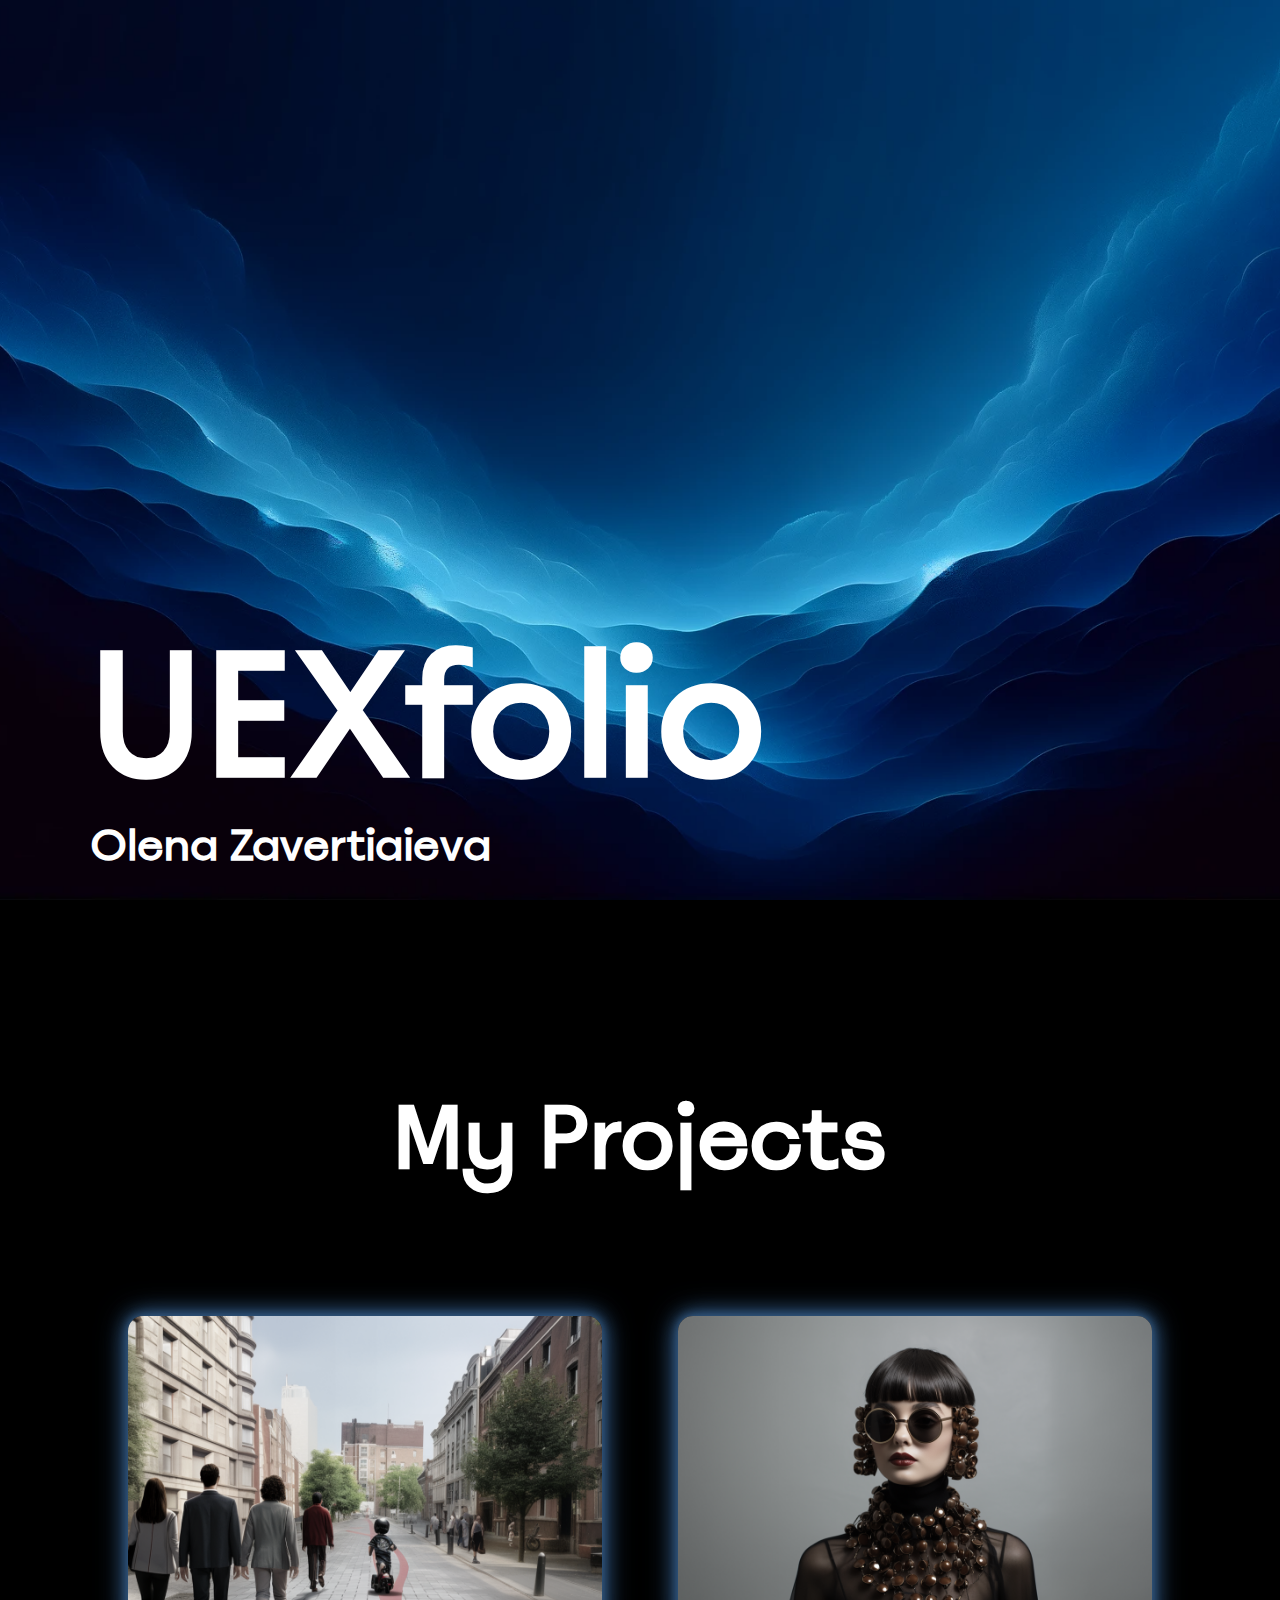
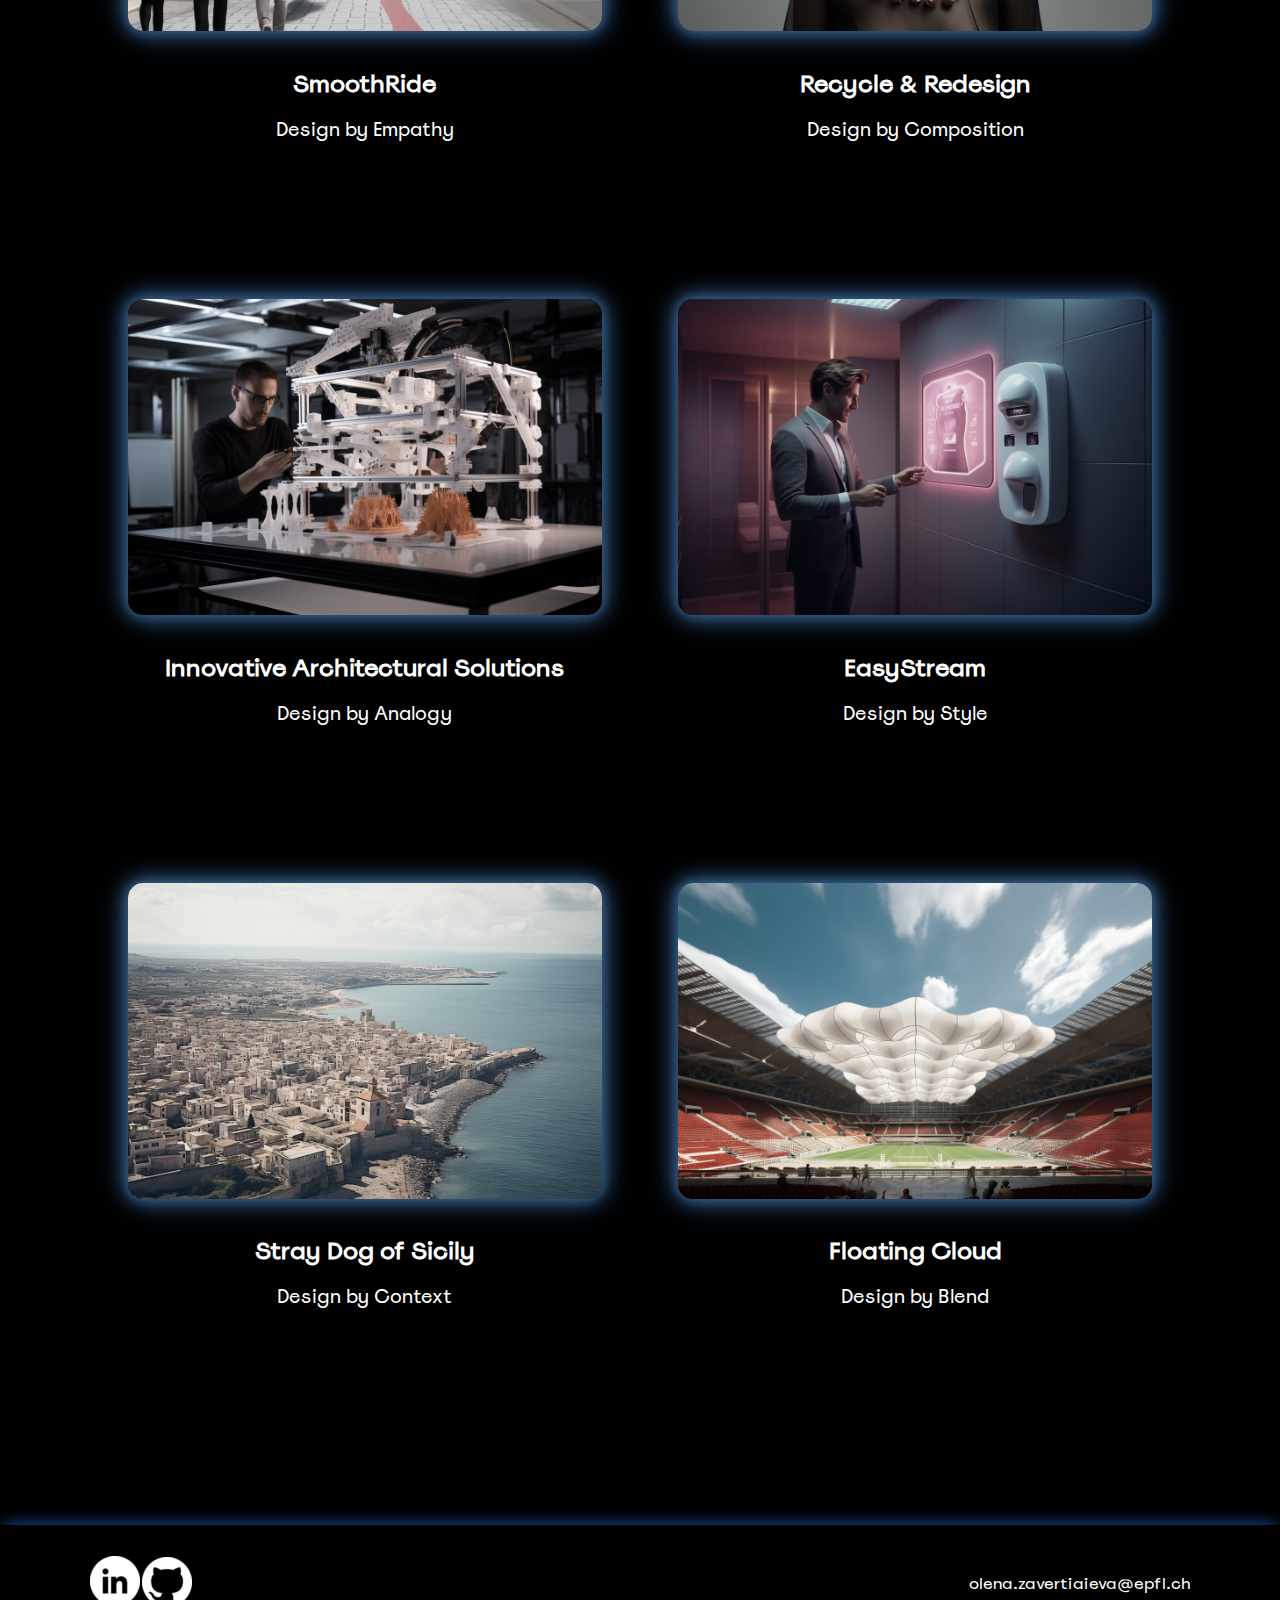
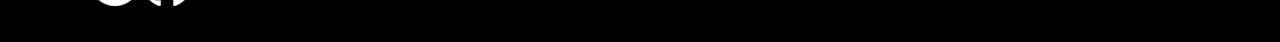
<file: index.html>
<!DOCTYPE html>
<html lang="en">
<head>
    <meta charset="UTF-8">
    <meta name="viewport" content="width=device-width, initial-scale=1.0">
    <link rel="stylesheet" href="css/main.css">
    <title>UEXfolio</title>
</head>
<body>
    <header>
        <div>
            <h1 class="main-title">UEXfolio</h1>
            <h2 class="name">Olena Zavertiaieva</h2>
        </div>
    </header>

    <main>  
        <h1 class="title">My Projects</h1>
        <section class="workshop--inline">
            <div class="workshop--item">
                <a href="pages/workshop1.html"><img src="src/img/wr1.png" alt=""></a>
                <a href="pages/workshop1.html"><h2 class="wr-title">SmoothRide</h2></a>
                <a href="pages/workshop1.html"><h3 class="wr-design">Design by Empathy</h3></a>
            </div>
            <div class="workshop--item">
                <a href="pages/workshop2.html"><img src="src/img/wr2.png" alt=""></a>
                <a href="pages/workshop2.html"><h2 class="wr-title">Recycle & Redesign</h2></a>
                <a href="pages/workshop2.html"><h3 class="wr-design">Design by Composition</h3></a>
            </div>
        </section>
        <section class="workshop--inline">
            <div class="workshop--item">
                <a href="pages/workshop3.html"><img src="src/img/wr3.png" alt=""></a>
                <a href="pages/workshop3.html"><h2 class="wr-title">Innovative Architectural Solutions</h2></a>
                <a href="pages/workshop3.html"><h3 class="wr-design">Design by Analogy</h3></a>
            </div>
            <div class="workshop--item">
                <a href="pages/workshop4.html"><img src="src/img/wr4.png" alt=""></a>
                <a href="pages/workshop4.html"><h2 class="wr-title">EasyStream</h2></a>
                <a href="pages/workshop4.html"><h3 class="wr-design">Design by Style</h3></a>
            </div>
        </section>
        <section class="workshop--inline">
            <div class="workshop--item">
                <a href="pages/workshop5.html"><img src="src/img/wr5.png" alt=""></a>
                <a href="pages/workshop5.html"><h2 class="wr-title">Stray Dog of Sicily</h2></a>
                <a href="pages/workshop5.html"><h3 class="wr-design">Design by Context</h3></a>
            </div>
            <div class="workshop--item">
                <a href="pages/workshop6.html"><img src="src/img/wr6.png" alt=""></a>
                <a href="pages/workshop6.html"><h2 class="wr-title">Floating Cloud</h2></a>
                <a href="pages/workshop6.html"><h3 class="wr-design">Design by Blend</h3></a>
            </div>
        </section>
    </main>
    <footer>
        <div class="icon--container">
            <a href="https://www.linkedin.com/in/olena-zavertiaieva-7104b0235/" target="_blank"><img src="src/img/link_icon.png" alt="" class="icon"> </a>
            <a href="https://github.com/iamsherlocked1891" target="_blank"><img src="src/img/git_icon.png" alt="" class="icon"></a>
        </div>
        <div>
            <a href="mailto:someone@example.com">olena.zavertiaieva@epfl.ch</a>
        </div>
    </footer>    
</body>
</html>
</file>
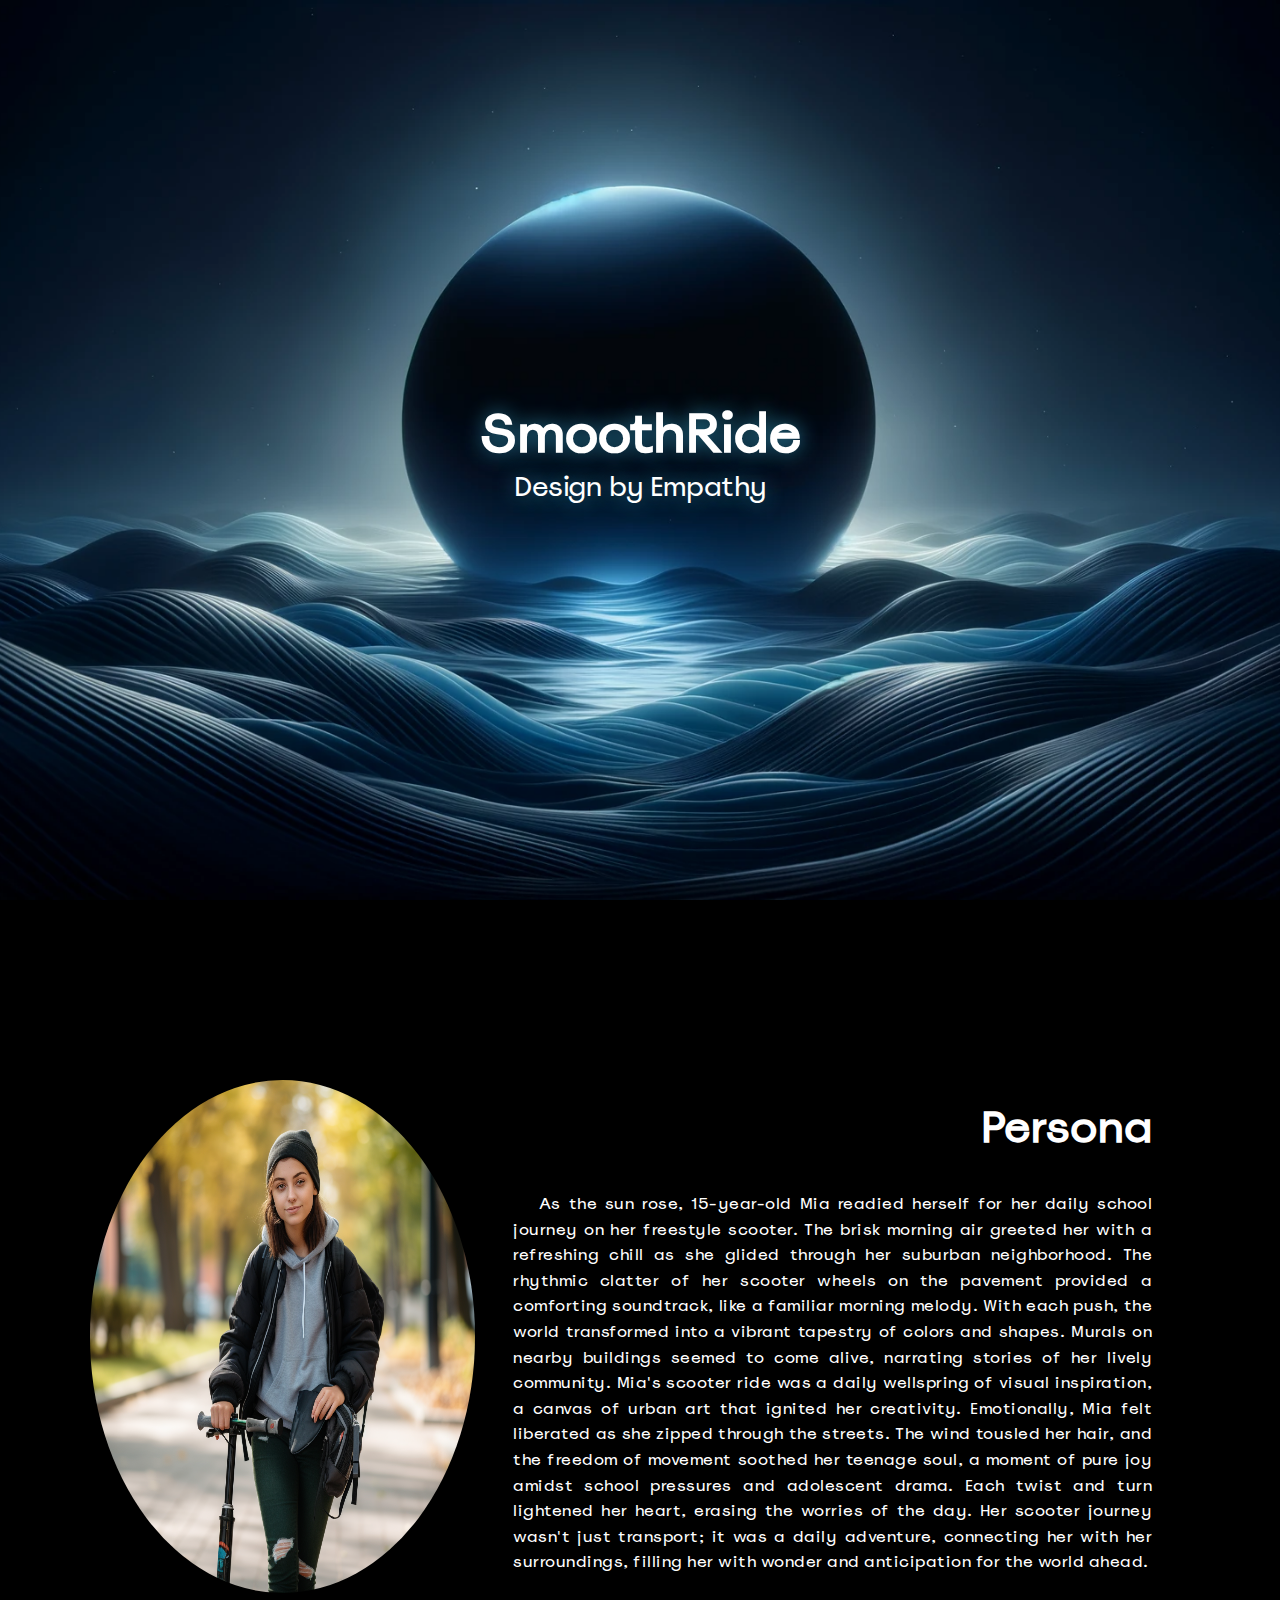
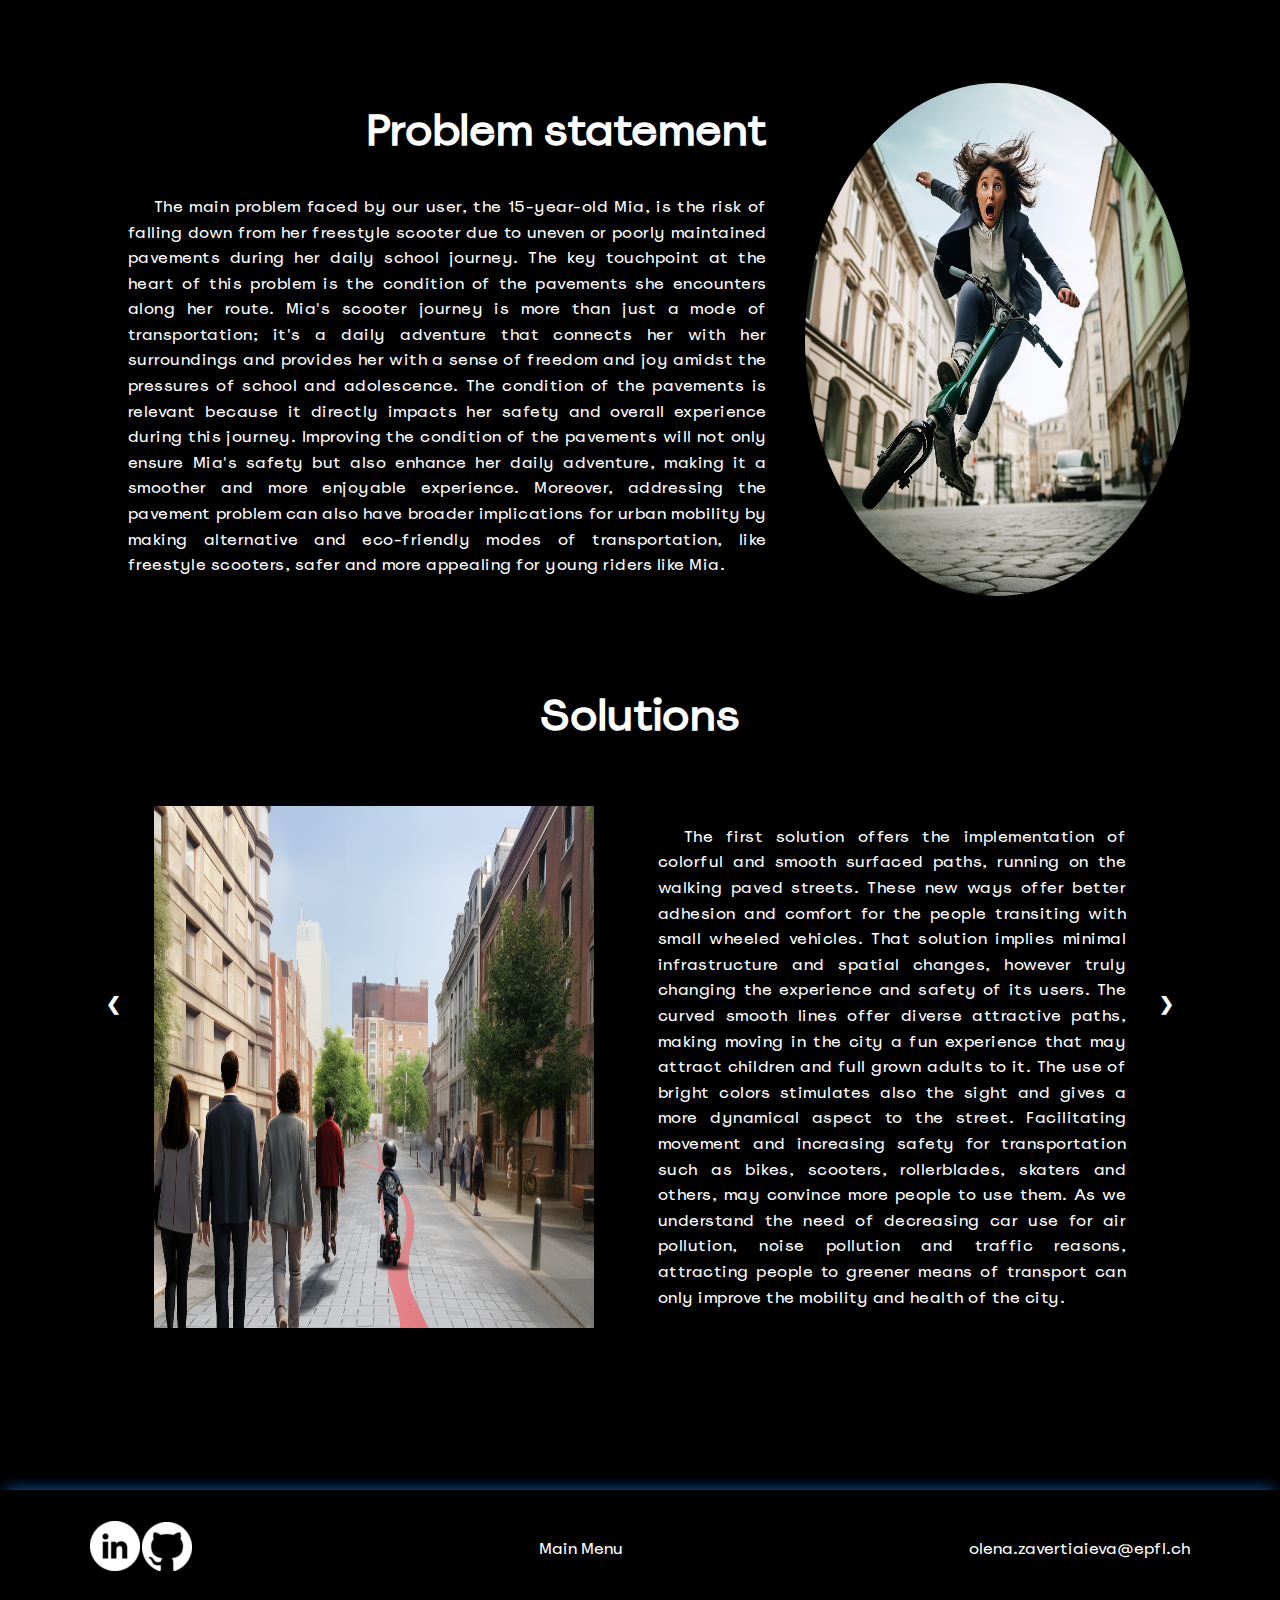
<file: pages/workshop1.html>
<!DOCTYPE html>
<html lang="en">
<head>
    <meta charset="UTF-8">
    <meta name="viewport" content="width=device-width, initial-scale=1.0">
    <title>Empathy</title>
    <link rel="stylesheet" href="../css/workshop1.css">
</head>
<body>
    <header>
        <div>
            <h1 class="main-title">SmoothRide</h1>
            <h2 class="name">Design by Empathy</h2>
        </div>
    </header>
    <main>
        <section class="line">
            <img src="../src/img/w1/girl.png" alt="" class="persona">
            <div class="text--container">
                <h2>Persona</h2>
                <p>
                    As the sun rose, 15-year-old Mia readied herself for her daily school journey on her freestyle scooter. The brisk morning air greeted her with a refreshing chill as she glided through her suburban neighborhood. The rhythmic clatter of her scooter wheels on the pavement provided a comforting soundtrack, like a familiar morning melody.
                    With each push, the world transformed into a vibrant tapestry of colors and shapes. Murals on nearby buildings seemed to come alive, narrating stories of her lively community. Mia's scooter ride was a daily wellspring of visual inspiration, a canvas of urban art that ignited her creativity.
                    Emotionally, Mia felt liberated as she zipped through the streets. The wind tousled her hair, and the freedom of movement soothed her teenage soul, a moment of pure joy amidst school pressures and adolescent drama. Each twist and turn lightened her heart, erasing the worries of the day.
                    Her scooter journey wasn't just transport; it was a daily adventure, connecting her with her surroundings, filling her with wonder and anticipation for the world ahead.
                </p>
            </div>            
        </section>
        <section class="line">
            <div class="text--container">
                <h2>Problem statement</h2>
                <p>
                    The main problem faced by our user, the 15-year-old Mia, is the risk of falling down from her freestyle scooter due to uneven or poorly maintained pavements during her daily school journey. The key touchpoint at the heart of this problem is the condition of the pavements she encounters along her route.
                    Mia's scooter journey is more than just a mode of transportation; it's a daily adventure that connects her with her surroundings and provides her with a sense of freedom and joy amidst the pressures of school and adolescence. The condition of the pavements is relevant because it directly impacts her safety and overall experience during this journey.
                    Improving the condition of the pavements will not only ensure Mia's safety but also enhance her daily adventure, making it a smoother and more enjoyable experience. Moreover, addressing the pavement problem can also have broader implications for urban mobility by making alternative and eco-friendly modes of transportation, like freestyle scooters, safer and more appealing for young riders like Mia.
                </p>
            </div> 
            <img src="../src/img/w1/problem.png" alt="" class="persona">
        </section>
        

        <section class="slider">
            <h2>Solutions</h2>
            <div class="slide">
                <img src="../src/img/w1/Solution1.png" alt="Image 1">
                <p>The first solution offers the implementation of colorful and smooth surfaced paths, running on the walking paved streets. These new ways offer better adhesion and comfort for the people transiting with small wheeled vehicles. That solution implies minimal infrastructure and spatial changes, however truly changing the experience and safety of its users.
                    The curved smooth lines offer diverse attractive paths, making moving in the city a fun experience that may attract children and full grown adults to it. The use of bright colors stimulates also the sight and gives a more dynamical aspect to the street.
                    Facilitating movement and increasing safety for transportation such as bikes, scooters, rollerblades, skaters and others, may convince more people to use them. As we understand the need of decreasing car use for air pollution, noise pollution and traffic reasons, attracting people to greener means of transport can only improve the mobility and health of the city.
                </p>
            </div>
            <div class="slide">
                <img src="../src/img/w1/Solution4.png" alt="Image 2">
                <p>The second proposed solution is the creation of completely separated tunnels for small, wheeled vehicles. As we were able to create underground metros, we could imagine the same kind of structure for medium speed vehicles.
                    This solution offers the total separation of 3 types of mobility based on their size, carbon emissions, and speed. Walkers and cars could use freely the above streets as it is easy for these two types of mobility to collaborate. Cars will have to stay overground because of their carbon emissions, and walking people would keep using standard sidewalks.
                    Underground would lay roads for medium speed vehicles such as bicycles, freestyle scooters, rollerblades, skaters, and other small, wheeled vehicles that may have issues adapting to the speed of cars and trucks for example. They would also be separated from the walkers, thus be able to move much faster and avoid any possible confrontation with them.
                    In addition to that separating the roads according to vehicle types would also offer a better security for everyone and reduce accidents. Sidewalks would be free from any type of wheeled vehicles, and these would be protected from road accidents and traffic.
                </p>
            </div>
            <!-- More slides as needed -->
            <a class="prev" onclick="changeSlide(-1)">&#10094;</a>
            <a class="next" onclick="changeSlide(1)">&#10095;</a>
        </section>
    </main>

    <footer>
        <div class="icon--container">
            <a href="https://www.linkedin.com/in/olena-zavertiaieva-7104b0235/" target="_blank"><img src="../src/img/link_icon.png" alt="" class="icon"> </a>
            <a href="https://github.com/iamsherlocked1891" target="_blank"><img src="../src/img/git_icon.png" alt="" class="icon"></a>
        </div>
        <div>
            <a href="../index.html">Main Menu</a>
        </div>
        <div>
            <a href="mailto:someone@example.com">olena.zavertiaieva@epfl.ch</a>
        </div>
    </footer>  


    <script>
        let slideIndex = 0;
        showSlides(slideIndex);

        function changeSlide(n) {
            showSlides(slideIndex += n);
        }

        function showSlides(n) {
            let i;
            let slides = document.getElementsByClassName("slide");
            if (n >= slides.length) { slideIndex = 0 }
            if (n < 0) { slideIndex = slides.length - 1 }
            for (i = 0; i < slides.length; i++) {
                slides[i].style.display = "none"; 
            }
            slides[slideIndex].style.display = "flex"; 
        }

    </script>
</body>
</html>
</file>
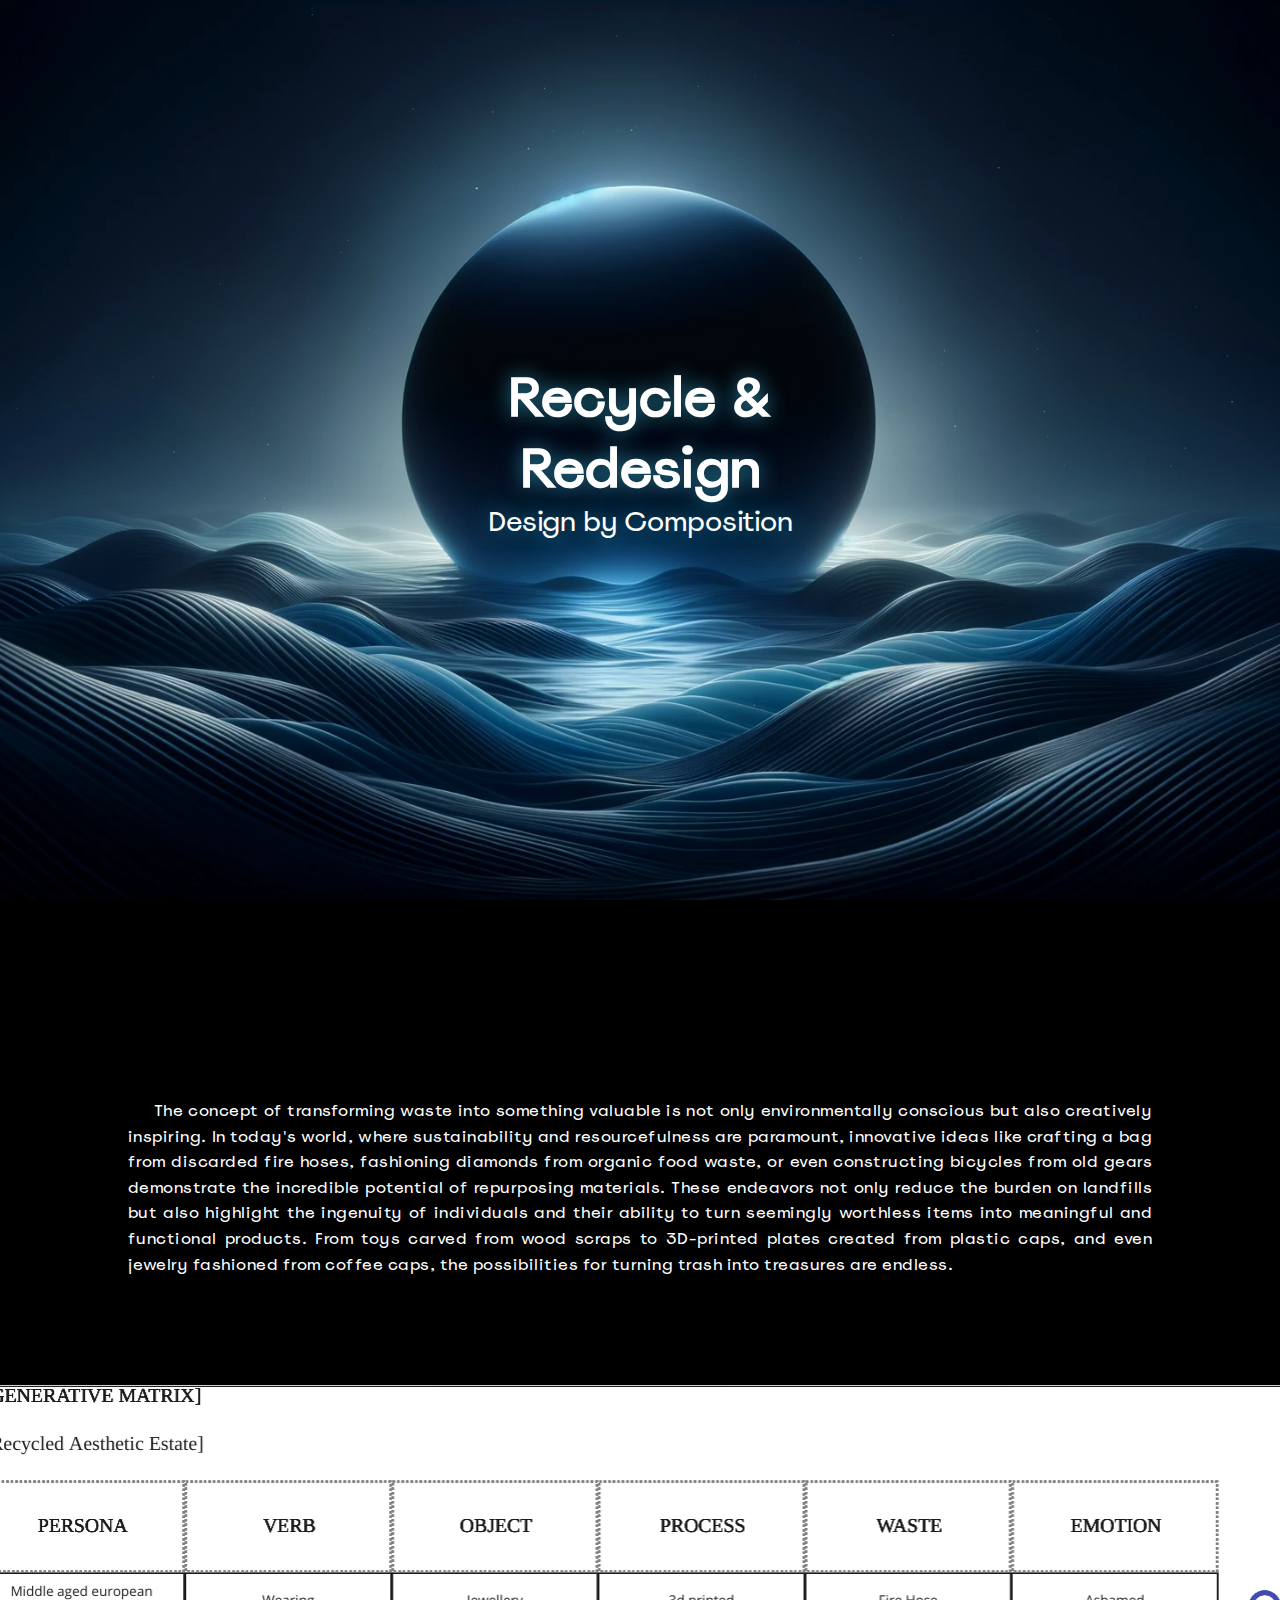
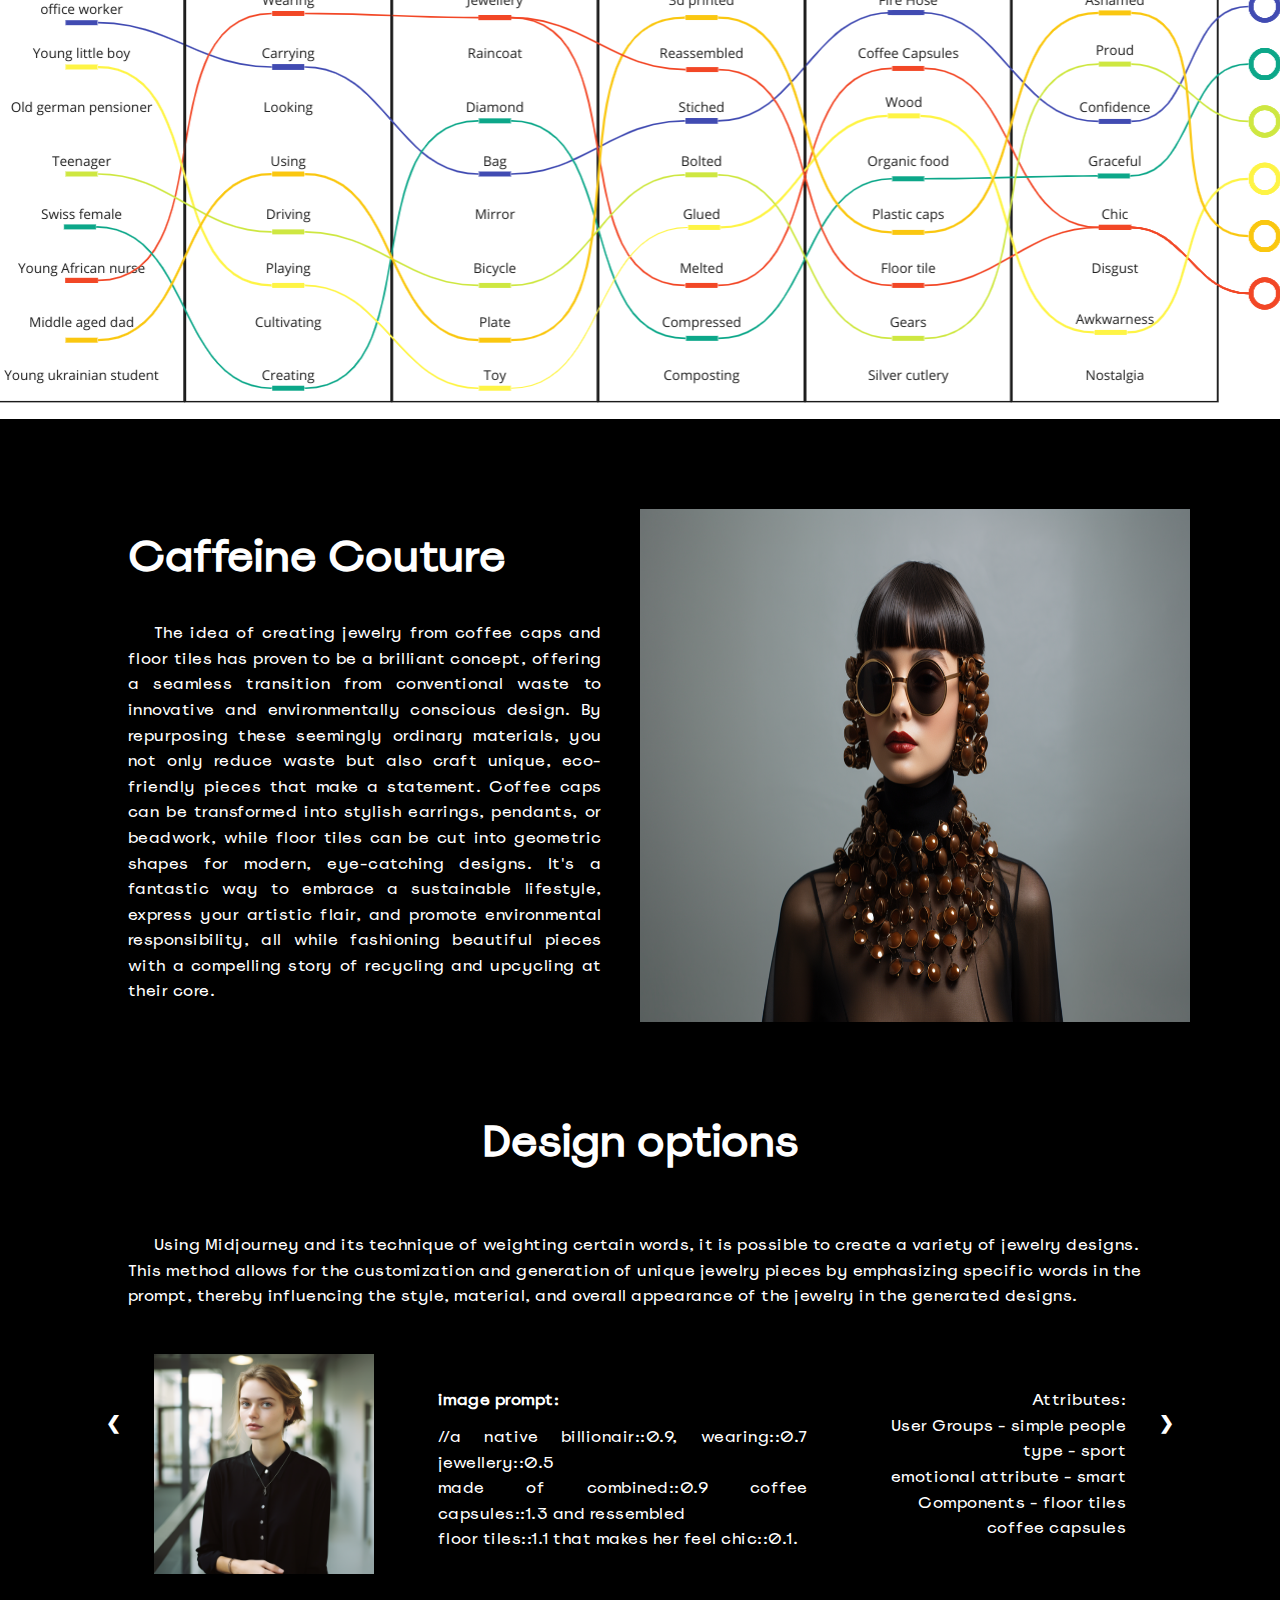
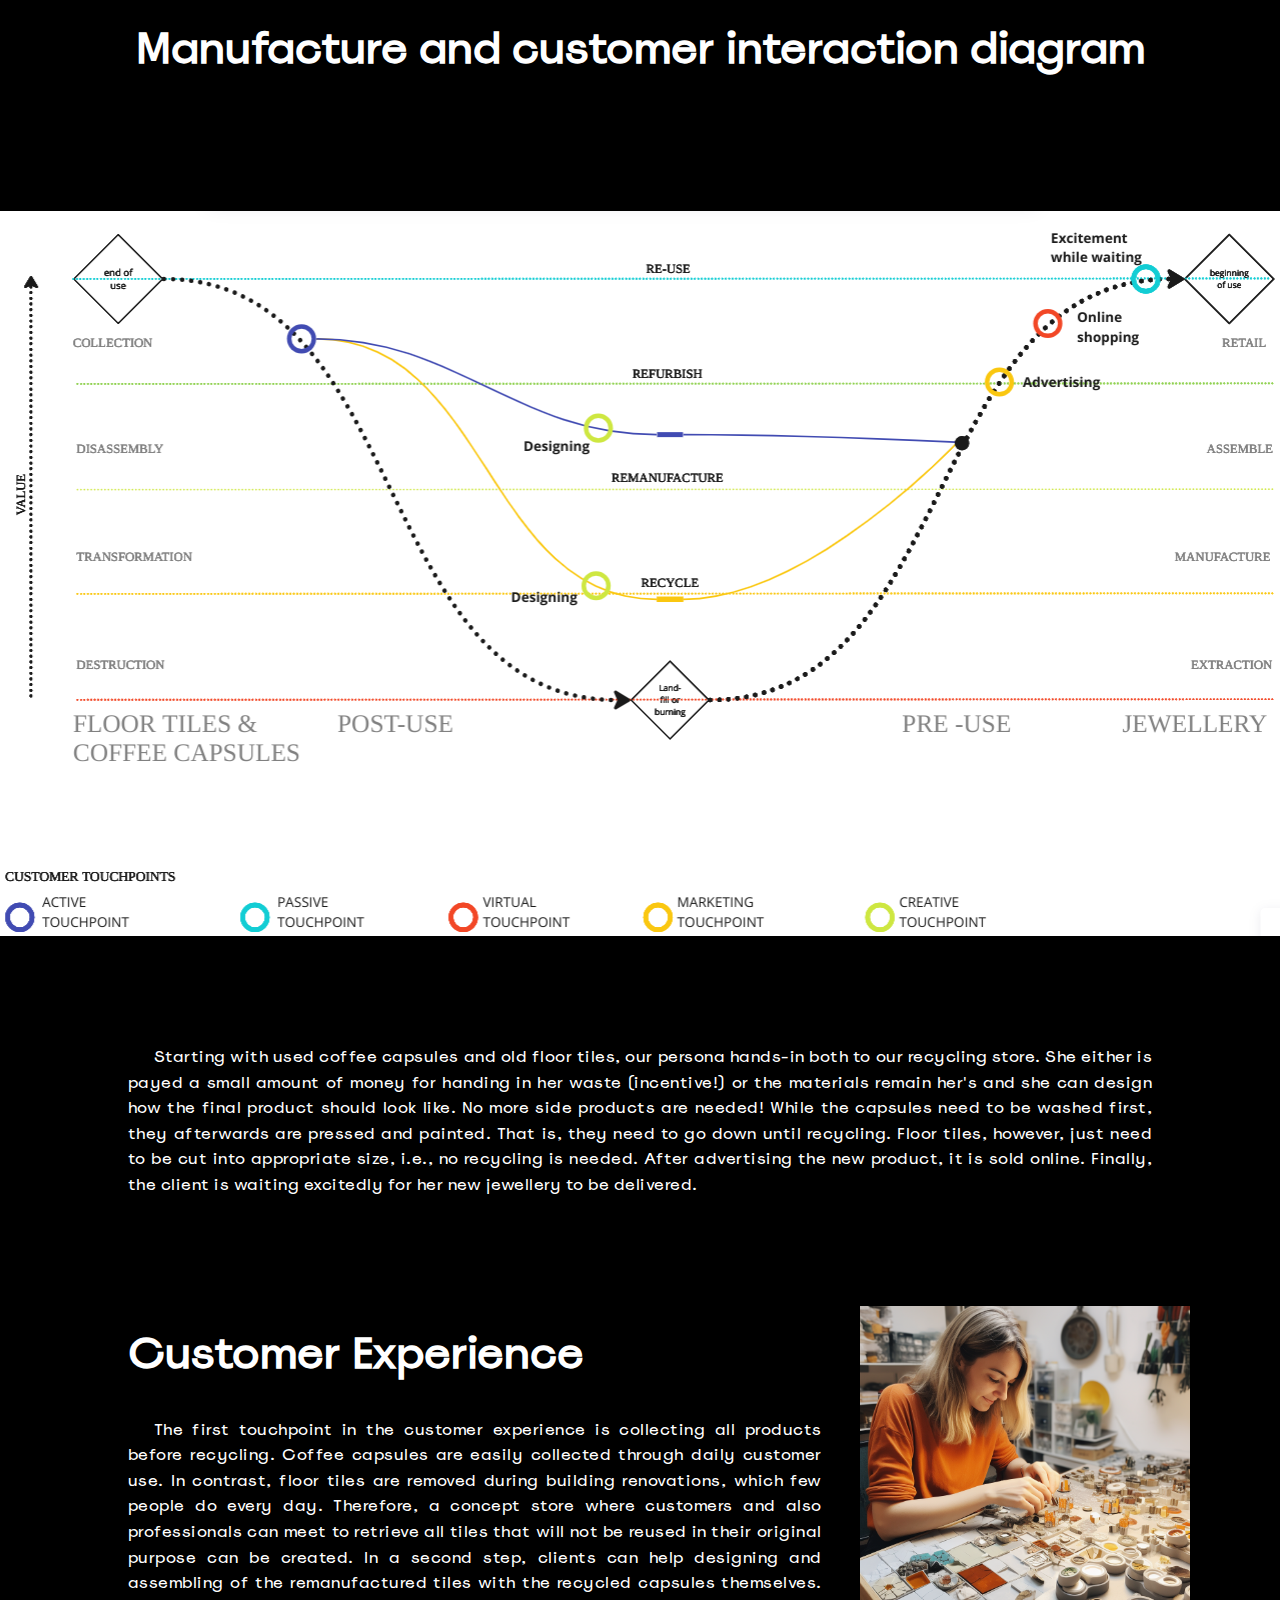
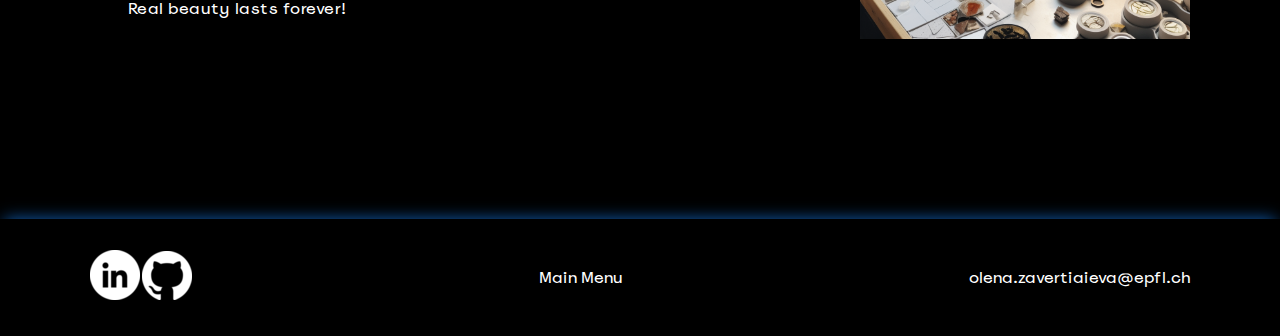
<file: pages/workshop2.html>
<!DOCTYPE html>
<html lang="en">
<head>
    <meta charset="UTF-8">
    <meta name="viewport" content="width=device-width, initial-scale=1.0">
    <title>Composition</title>
    <link rel="stylesheet" href="../css/workshop2.css">
</head>
<body>
    <header>
        <div>
            <h1 class="main-title">Recycle &</h1>
            <h1 class="main-title">Redesign</h1>
            <h2 class="name">Design by Composition</h2>
        </div>
    </header>
    <main>
        <section class="line">
            <div class="text--container">
                <p>
                    The concept of transforming waste into something valuable is not only environmentally conscious but also creatively inspiring. In today's world, where sustainability and resourcefulness are paramount, innovative ideas like crafting a bag from discarded fire hoses, fashioning diamonds from organic food waste, or even constructing bicycles from old gears demonstrate the incredible potential of repurposing materials. These endeavors not only reduce the burden on landfills but also highlight the ingenuity of individuals and their ability to turn seemingly worthless items into meaningful and functional products. From toys carved from wood scraps to 3D-printed plates created from plastic caps, and even jewelry fashioned from coffee caps, the possibilities for turning trash into treasures are endless.
                </p>
            </div>            
        </section>
        <section class="line">
            <img src="../src/img/w2/matrix.png" alt="" class="diag">
        </section>
        <!-- <section class="line"> 

        </section> -->
        <section class="line">
            <div class="text--container">
                <h2>Caffeine Couture</h2>
                <p>
                    The idea of creating jewelry from coffee caps and floor tiles has proven to be a brilliant concept, offering a seamless transition from conventional waste to innovative and environmentally conscious design. By repurposing these seemingly ordinary materials, you not only reduce waste but also craft unique, eco-friendly pieces that make a statement. Coffee caps can be transformed into stylish earrings, pendants, or beadwork, while floor tiles can be cut into geometric shapes for modern, eye-catching designs. It's a fantastic way to embrace a sustainable lifestyle, express your artistic flair, and promote environmental responsibility, all while fashioning beautiful pieces with a compelling story of recycling and upcycling at their core.
                </p>
            </div> 
            <img src="../src/img/wr2.png" alt="" class="persona">
        </section>

        <!-- <section class="line">
        </section> -->

        <!-- <section class="line">
            <div class="text--container">
                
            </div>
        </section> -->

        <section class="slider">
            <h2>Design options</h2>
            <p>
                Using Midjourney and its technique of weighting certain words, it is possible to create a variety of jewelry designs. This method allows for the customization and generation of unique jewelry pieces by emphasizing specific words in the prompt, thereby influencing the style, material, and overall appearance of the jewelry in the generated designs.
            </p>

            <div class="slide">
                <img src="../src/img/w2/a.png" alt="Image 1">
                <p class="j">
                    <span class="bold"> image prompt: </span><br>
                    //a native billionair::0.9, wearing::0.7 jewellery::0.5<br>
                    made of combined::0.9 coffee capsules::1.3  and ressembled <br>floor tiles::1.1 that makes her feel chic::0.1.
                </p>
                <p>
                    Attributes: </br>
                    User Groups - simple people</br>
                    type - sport</br>
                    emotional attribute - smart</br>
                    Components - floor tiles coffee capsules

                </p>
            </div>
            <div class="slide">
                <img src="../src/img/w2/b.png" alt="Image 1">
                <p class="j">
                    <span class="bold"> image prompt: </span><br>
                    //a native billionair::1.1 wearing jewels::1.9 made of combined::1.3 <br>
                     coffee capsules::0.9 and ressembled floor tiles::1.5 and  that makes her feel chic::1.9 .
                </p>
                <p>
                    Attributes: </br>
                    User Groups - alternative</br>
                    type - accessories</br>
                    emotional attribute - chic</br>
                    Components - floor tiles, coffee capsules, diamonds

                </p>
            </div>
            <div class="slide">
                <img src="../src/img/w2/c.png" alt="Image 1">
                <p class="j">
                    <span class="bold"> image prompt: </span><br>
                    //a native billionair::0.5 wearing jewellery made of combined::2.0<br>
                     coffee capsules::2.0 and ressembled floor tiles::0.1<br> that make her feel chic::1.5.
                </p>
                <p>
                    Attributes: </br>
                    User Groups - hipsters</br>
                    type - fashion, style </br>
                    emotional attribute - dominant, powerful </br>
                    Components - melted coffee capsules

                </p>
            </div>
            <div class="slide">
                <img src="../src/img/w2/d.png" alt="Image 1">
                <p class="j">
                    <span class="bold"> image prompt: </span><br>
                    //a native billionair::1.5 wearing::1.1 jewellery::1.5 made of<br>
                     combined::0.1 coffee capsules::0.1 and ressembled <br>floor tiles::2.0 that makes her feel chic::2.0 .
                </p>
                <p>
                    Attributes: </br>
                    User Groups - Extrovert</br>
                    type - fashion, accessories</br>
                    emotional attribute - conspicuous</br>
                    Components - recycled floor tiles, partly painted

                </p>
            </div>
            <div class="slide">
                <img src="../src/img/w2/e.png" alt="Image 1">
                <p class="j">
                    <span class="bold"> image prompt: </span><br>
                    //a native billionair::1.1 wearing jewels::1.9 made of combined::1.3 <br>
                     coffee capsules::0.9 and ressembled floor tiles::1.5 and  that makes her feel chic::1.9 .
                </p>
                <p>
                    Attributes: </br>
                    User Groups - Arabic</br>
                    type - fashion, culture</br>
                    emotional attribute - cultural, familiar</br>
                    Components - recycled floor tiles
                </p>
            </div>
            <div class="slide">
                <img src="../src/img/w2/f.png" alt="Image 1">
                <p class="j">
                    <span class="bold"> image prompt: </span><br>
                    //a native billionair::1.1 wearing jewels::1.9 made of combined::1.3 <br>
                     coffee capsules::0.9 and ressembled floor tiles::1.5 and  that makes her feel chic::1.9 .
                </p>
                <p>
                    Attributes: </br>
                    User Groups - Chinese</br>
                    type - extrovert</br>
                    emotional attribute - self-confident</br>
                    Components - recycled coffee capsules

                </p>
            </div>

            
            <!-- More slides as needed -->
            <a class="prev" onclick="changeSlide(-1)">&#10094;</a>
            <a class="next" onclick="changeSlide(1)">&#10095;</a>

            <h2>Manufacture and customer interaction diagram</h2>

        </section>

        <section class="line">
            <img src="../src/img/w2/dia.png" alt="">
        </section>

        <section class="line">
            <div class="text--container">
                <p>
                    Starting with used coffee capsules and old floor tiles, our persona hands-in both to our recycling store. She either is payed a small amount of money for handing in her waste (incentive!) or the materials remain her's and she can design how the final product should look like. No more side products are needed!
                    While the capsules need to be washed first, they afterwards are pressed and painted. That is, they need to go down until recycling. Floor tiles, however, just need to be cut into appropriate size, i.e., no recycling is needed. After advertising the new product, it is sold online. Finally, the client is waiting excitedly for her new jewellery to be delivered.
                </p>
            </div>            
        </section>

        <section class="line">
            <div class="text--container">
                <h2>Customer Experience</h2>
                <p>
                    The first touchpoint in the customer experience is collecting all products before recycling. Coffee capsules are easily collected through daily customer use. In contrast, floor tiles are removed during building renovations, which few people do every day. Therefore, a concept store where customers and also professionals can meet to retrieve all tiles that will not be reused in their original purpose can be created. In a second step, clients can help designing and assembling of the remanufactured tiles with the recycled capsules themselves. Real beauty lasts forever!
                </p>
            </div> 
            <img src="../src/img/w2/exp.png" alt="" class="exp diag">
        </section>
    </main>

    <footer>
        <div class="icon--container">
            <a href="https://www.linkedin.com/in/olena-zavertiaieva-7104b0235/" target="_blank"><img src="../src/img/link_icon.png" alt="" class="icon"> </a>
            <a href="https://github.com/iamsherlocked1891" target="_blank"><img src="../src/img/git_icon.png" alt="" class="icon"></a>
        </div>
        <div>
            <a href="../index.html">Main Menu</a>
        </div>
        <div>
            <a href="mailto:someone@example.com">olena.zavertiaieva@epfl.ch</a>
        </div>
    </footer>


    <script>
        let slideIndex = 0;
        showSlides(slideIndex);

        function changeSlide(n) {
            showSlides(slideIndex += n);
        }

        function showSlides(n) {
            let i;
            let slides = document.getElementsByClassName("slide");
            if (n >= slides.length) { slideIndex = 0 }
            if (n < 0) { slideIndex = slides.length - 1 }
            for (i = 0; i < slides.length; i++) {
                slides[i].style.display = "none"; 
            }
            slides[slideIndex].style.display = "flex"; 
        }

    </script>
    
</body>
</html>
</file>
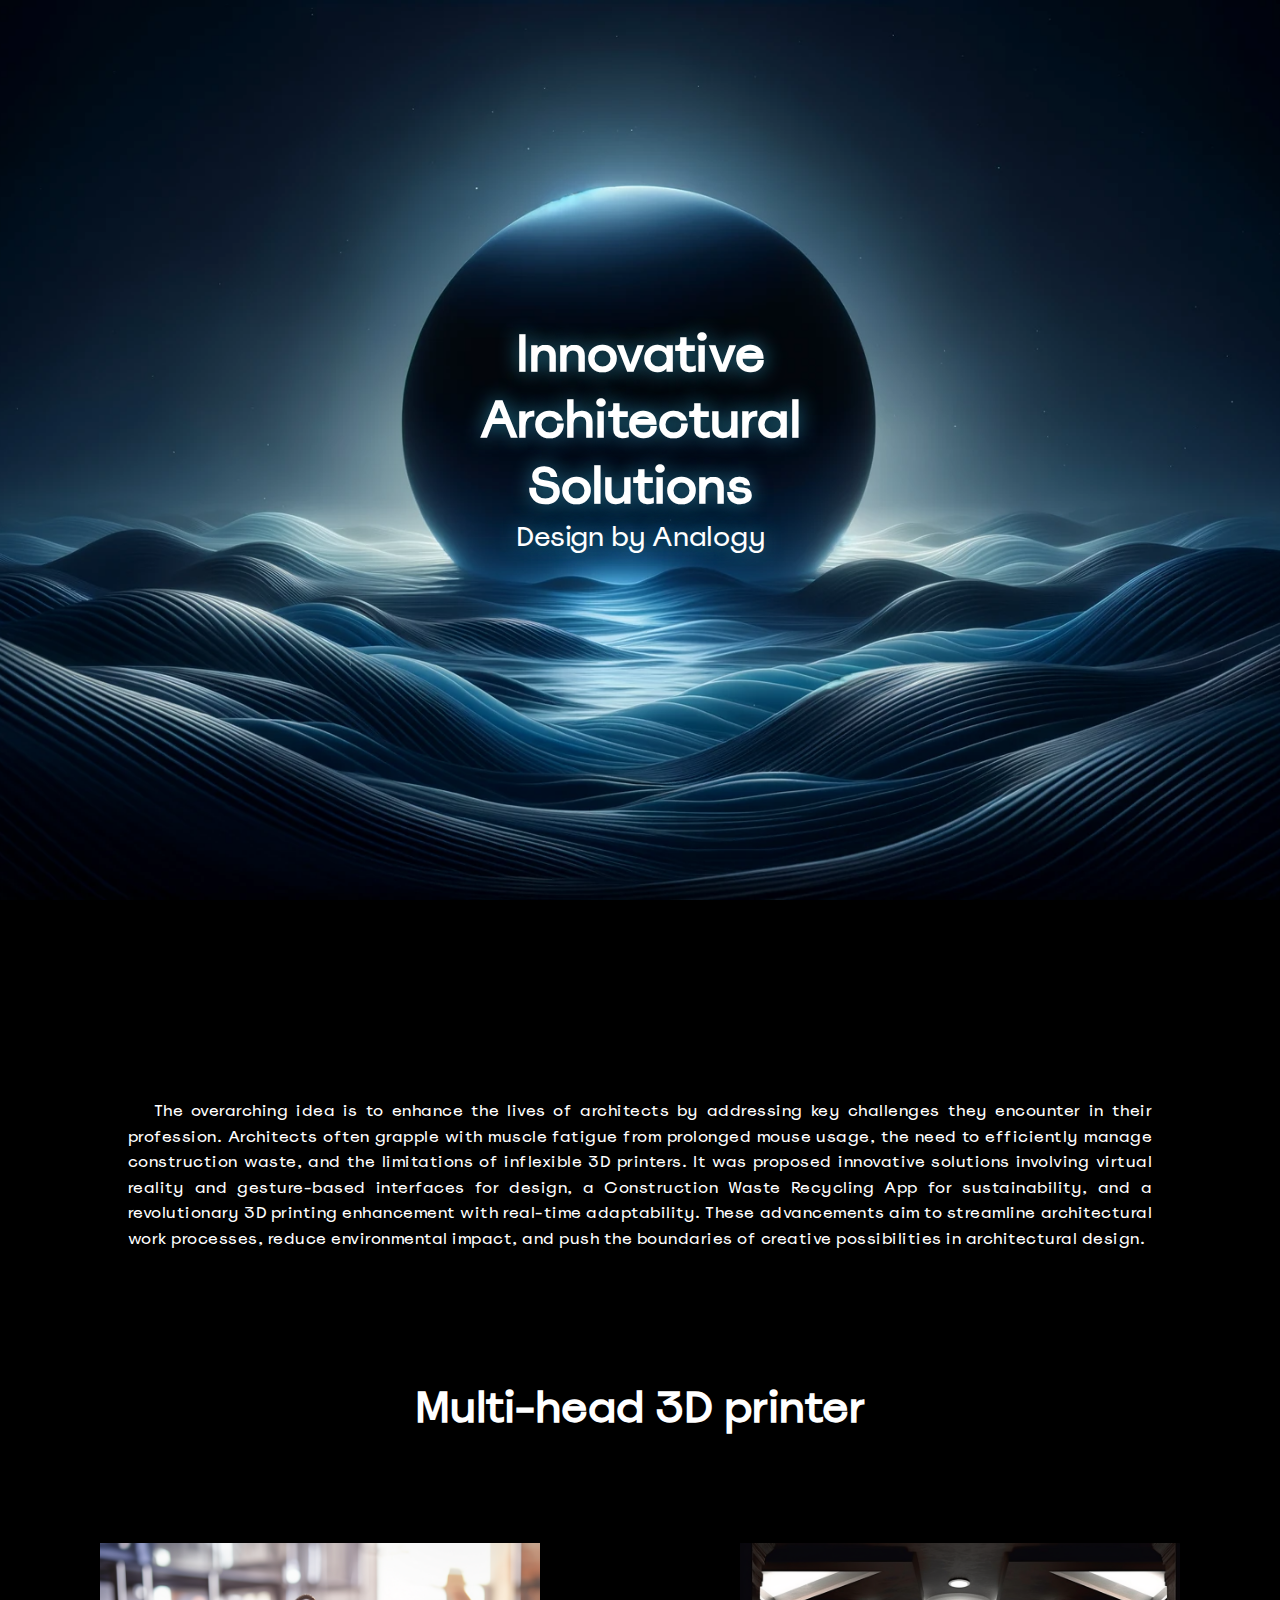
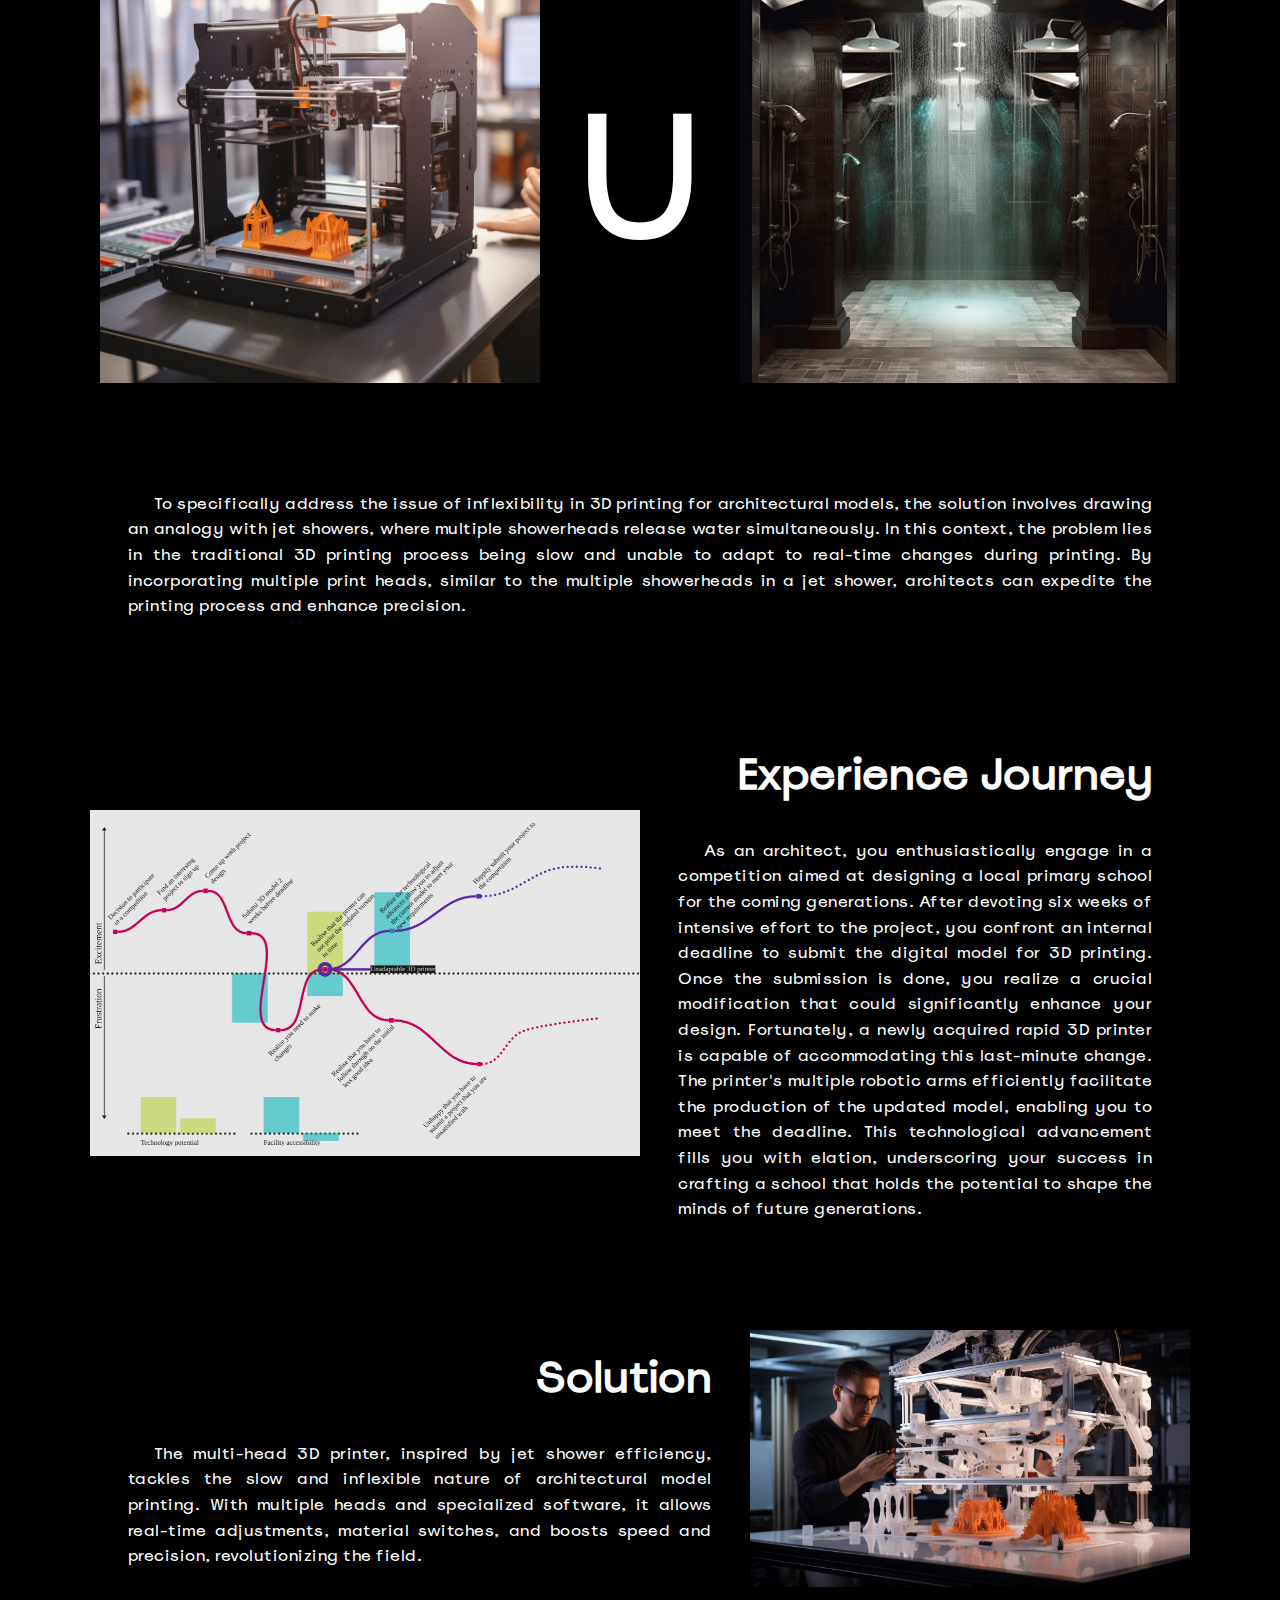
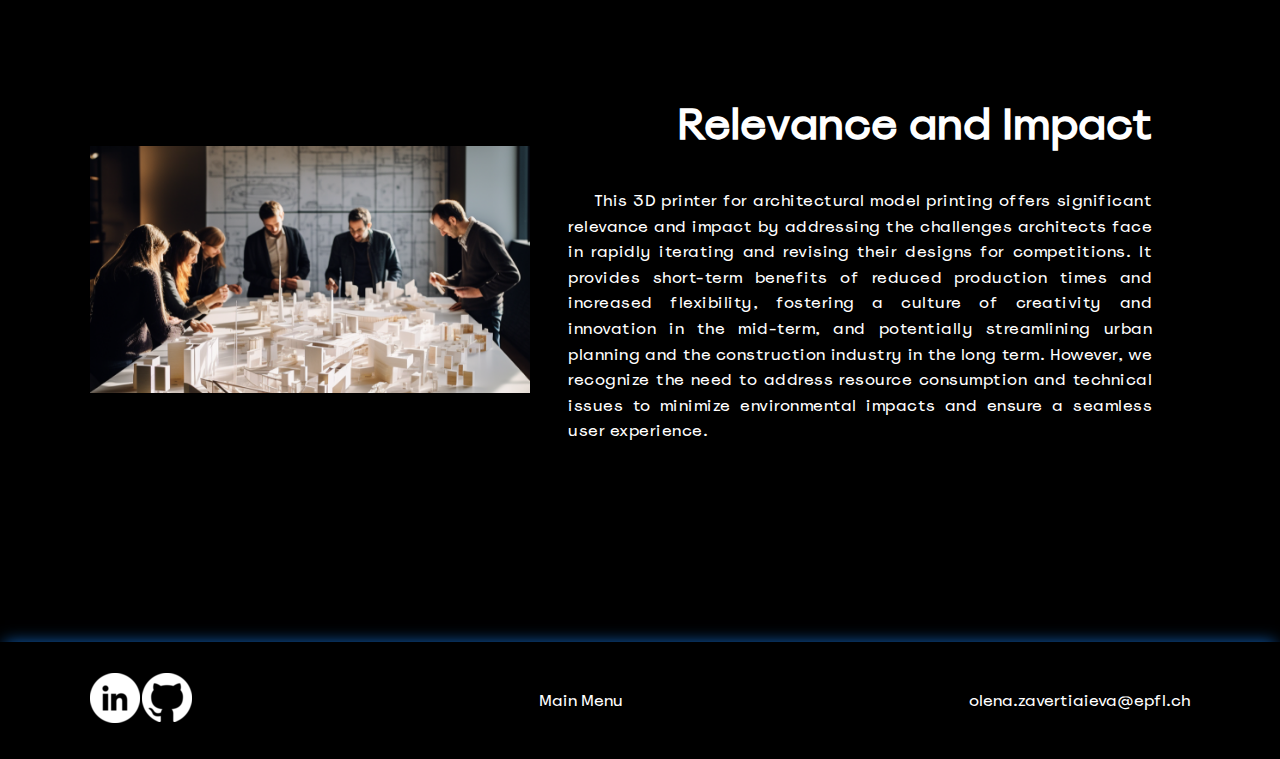
<file: pages/workshop3.html>
<!DOCTYPE html>
<html lang="en">
<head>
    <meta charset="UTF-8">
    <meta name="viewport" content="width=device-width, initial-scale=1.0">
    <title>Analogy</title>
    <link rel="stylesheet" href="../css/workshop3.css">
</head>
<body>
    <header>
        <div>
            <h1 class="main-title">Innovative<br> Architectural <br>Solutions</h1>
            <h2 class="name">Design by Analogy</h2>
        </div>
    </header>
    <main>
        <section class="line">
            <div class="text--container">
                <p>
                    The overarching idea is to enhance the lives of architects by addressing key challenges they encounter in their profession. Architects often grapple with muscle fatigue from prolonged mouse usage, the need to efficiently manage construction waste, and the limitations of inflexible 3D printers. It was proposed innovative solutions involving virtual reality and gesture-based interfaces for design, a Construction Waste Recycling App for sustainability, and a revolutionary 3D printing enhancement with real-time adaptability. These advancements aim to streamline architectural work processes, reduce environmental impact, and push the boundaries of creative possibilities in architectural design.
                </p>
            </div>            
        </section>
        <section class="line">
            <h2>Multi-head 3D printer</h2>
        </section>
        <section class="line">
            <img src="../src/img/w3/p.png" alt="">
            <p class="u">∪</p>
            <img src="../src/img/w3/s.png" alt="">
        </section>
        <section class="line">
           <div class="text--container">
            <p>
                To specifically address the issue of inflexibility in 3D printing for architectural models, the solution involves drawing an analogy with jet showers, where multiple showerheads release water simultaneously. In this context, the problem lies in the traditional 3D printing process being slow and unable to adapt to real-time changes during printing. By incorporating multiple print heads, similar to the multiple showerheads in a jet shower, architects can expedite the printing process and enhance precision.
            </p>
           </div>
        </section>
        <section class="line">
            <img src="../src/img/w3/diag.png" alt="" class="diag">
            <div class="text--container">
                <h2>Experience Journey</h2>
                <p>
                    As an architect, you enthusiastically engage in a competition aimed at designing a local primary school for the coming generations. After devoting six weeks of intensive effort to the project, you confront an internal deadline to submit the digital model for 3D printing. Once the submission is done, you realize a crucial modification that could significantly enhance your design. Fortunately, a newly acquired rapid 3D printer is capable of accommodating this last-minute change. The printer's multiple robotic arms efficiently facilitate the production of the updated model, enabling you to meet the deadline. This technological advancement fills you with elation, underscoring your success in crafting a school that holds the potential to shape the minds of future generations.
                </p>
            </div>
        </section>
        <section class="line">
            <div class="text--container">
                <h2>Solution</h2>
                <p>
                    The multi-head 3D printer, inspired by jet shower efficiency, tackles the slow and inflexible nature of architectural model printing. With multiple heads and specialized software, it allows real-time adjustments, material switches, and boosts speed and precision, revolutionizing the field.
                </p>
            </div>
            <img src="../src/img/w3/ar.png" alt="">
        </section>
        <section class="line">
            <img src="../src/img/w3/group.png" alt="">
            <div class="text--container">
                <h2>Relevance and Impact</h2>
                <p>
                    This 3D printer for architectural model printing offers significant relevance and impact by addressing the challenges architects face in rapidly iterating and revising their designs for competitions. It provides short-term benefits of reduced production times and increased flexibility, fostering a culture of creativity and innovation in the mid-term, and potentially streamlining urban planning and the construction industry in the long term. However, we recognize the need to address resource consumption and technical issues to minimize environmental impacts and ensure a seamless user experience.
                </p>
            </div>
        </section>
    </main>

    <footer>
        <div class="icon--container">
            <a href="https://www.linkedin.com/in/olena-zavertiaieva-7104b0235/" target="_blank"><img src="../src/img/link_icon.png" alt="" class="icon"> </a>
            <a href="https://github.com/iamsherlocked1891" target="_blank"><img src="../src/img/git_icon.png" alt="" class="icon"></a>
        </div>
        <div>
            <a href="../index.html">Main Menu</a>
        </div>
        <div>
            <a href="mailto:someone@example.com">olena.zavertiaieva@epfl.ch</a>
        </div>
    </footer>
    
</body>
</html>
</file>
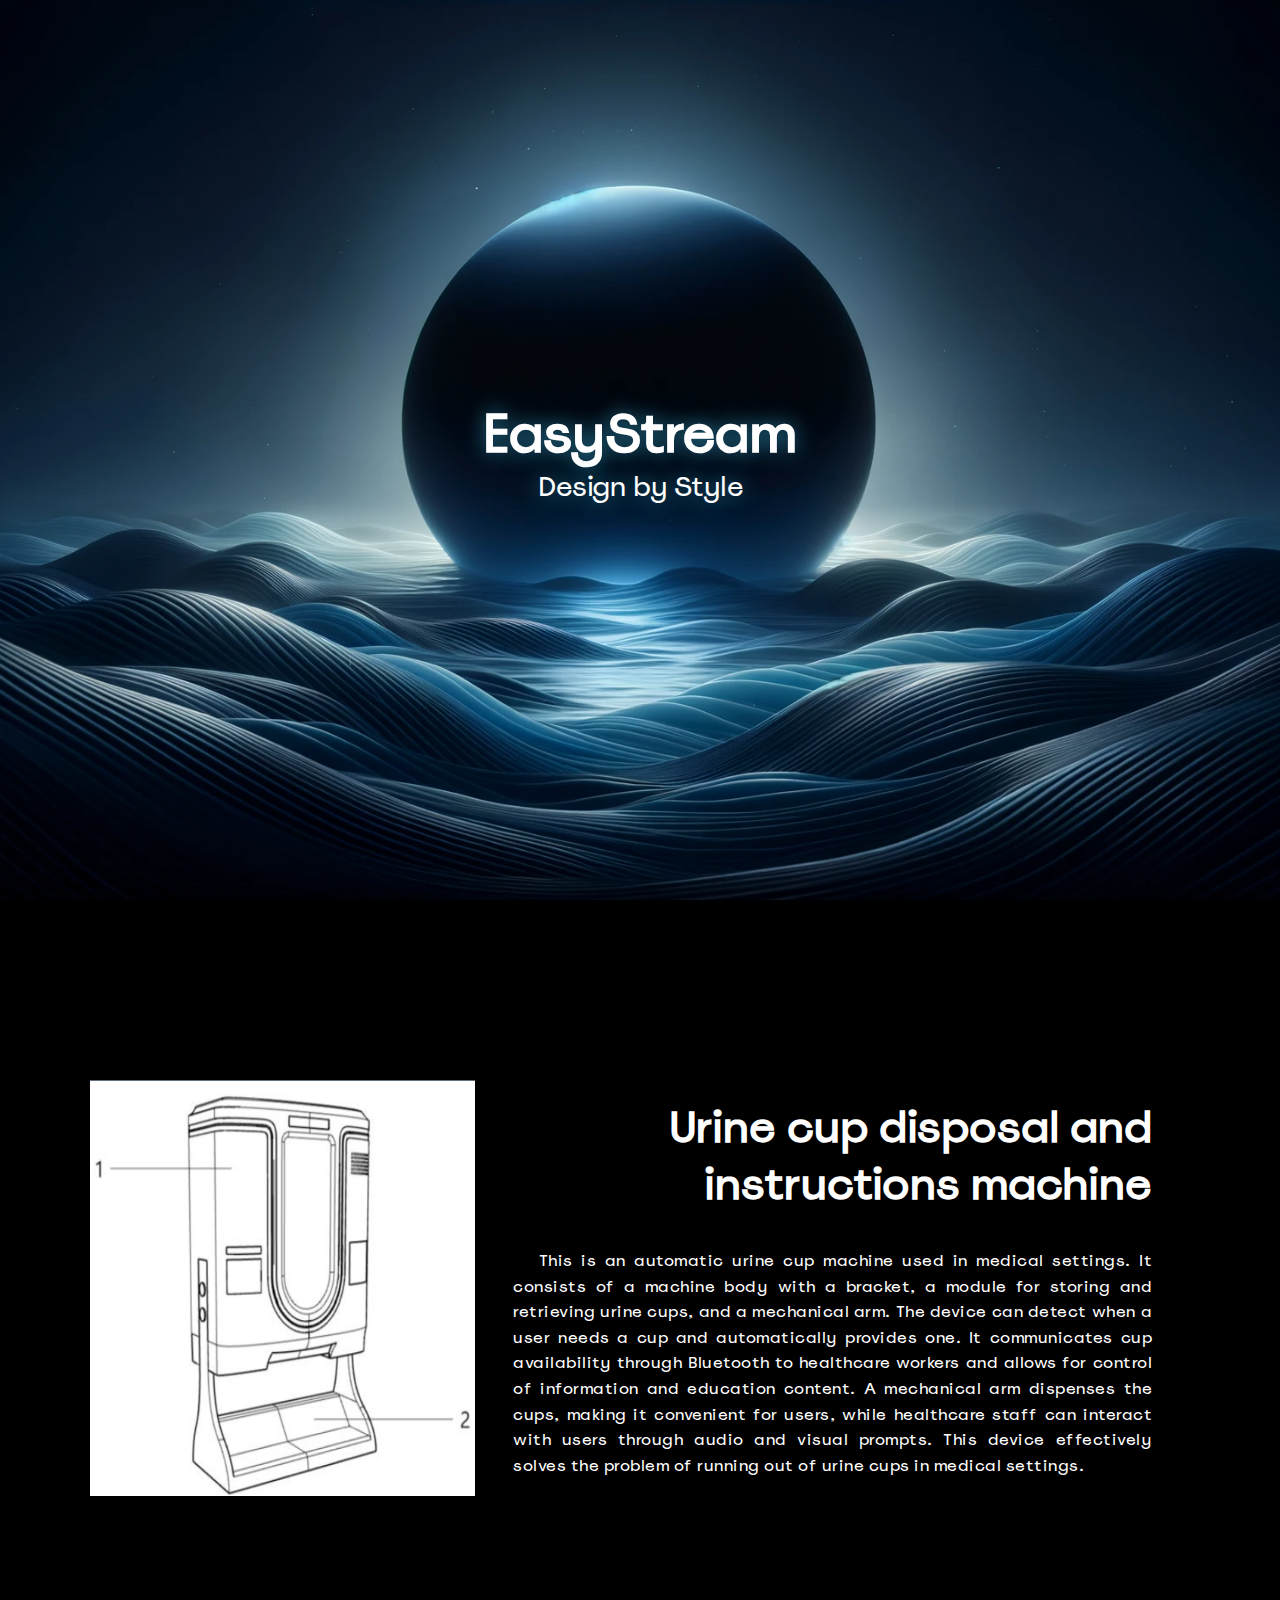
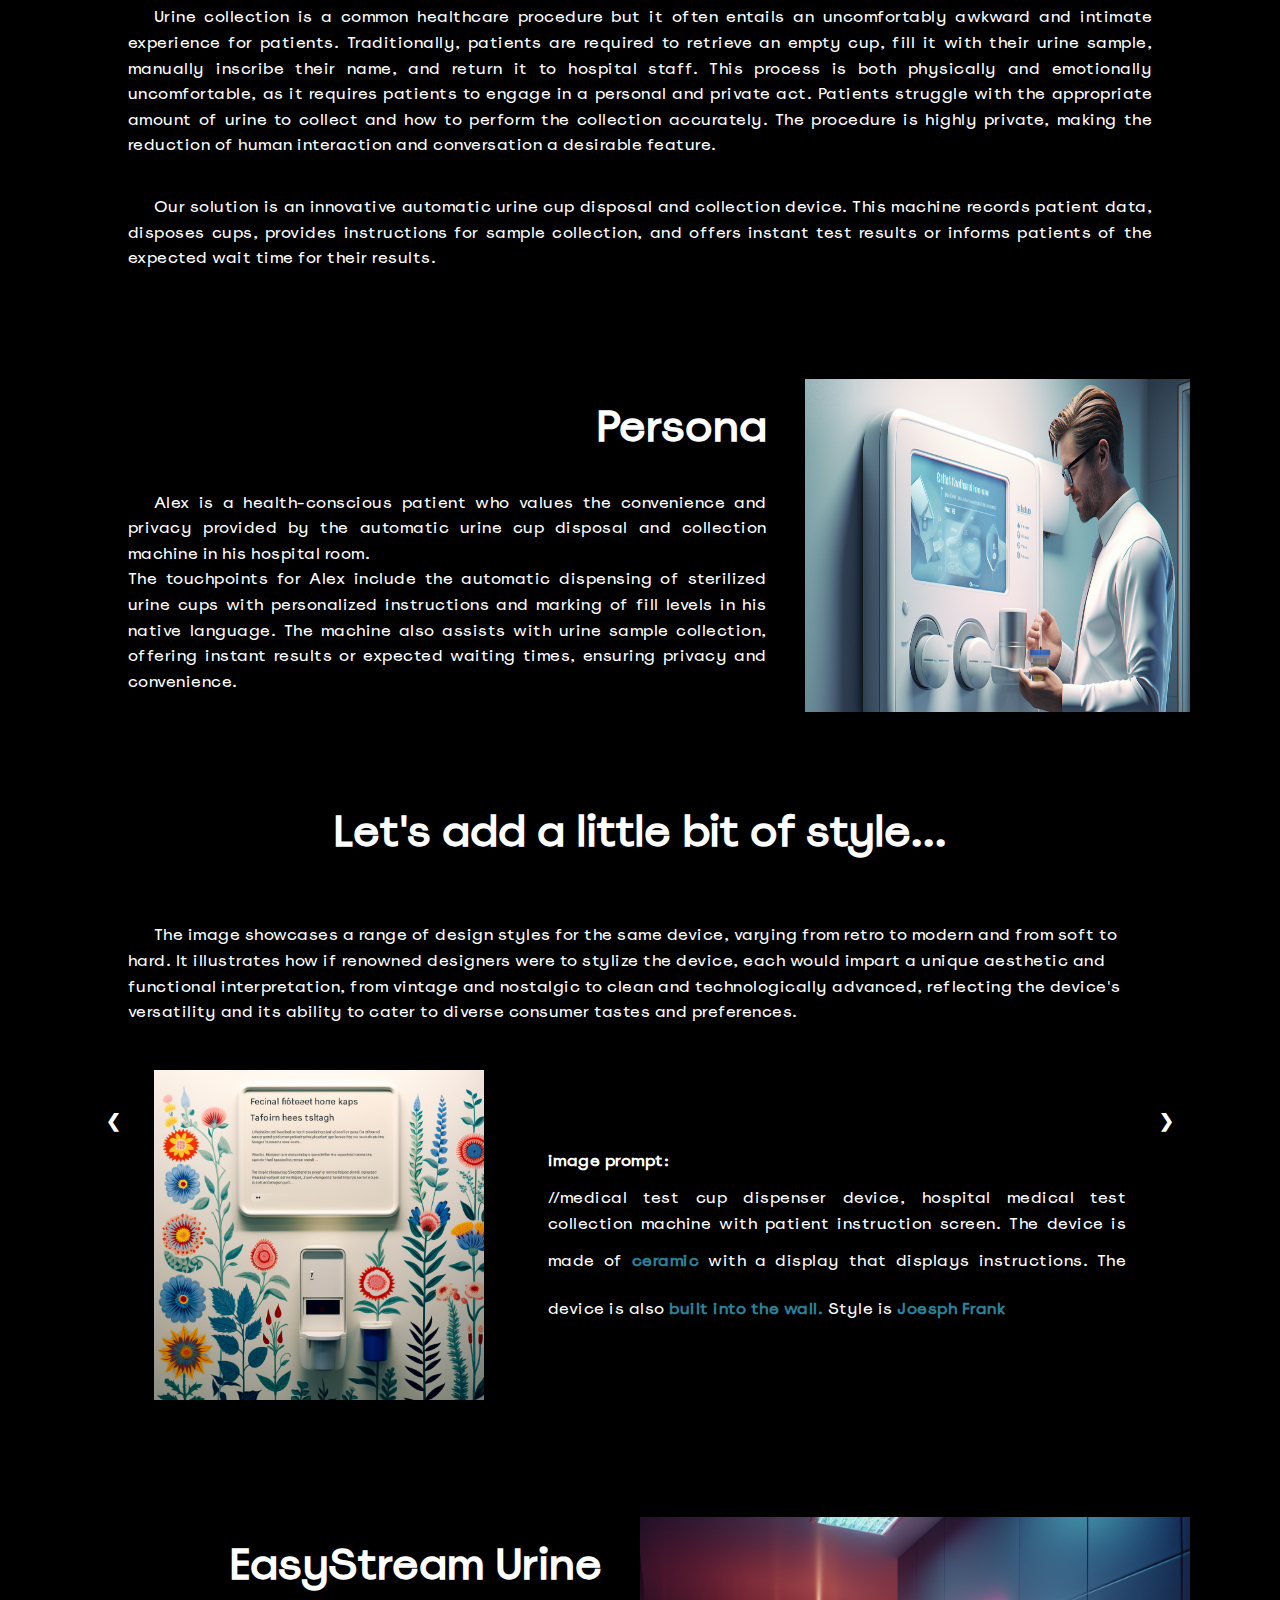
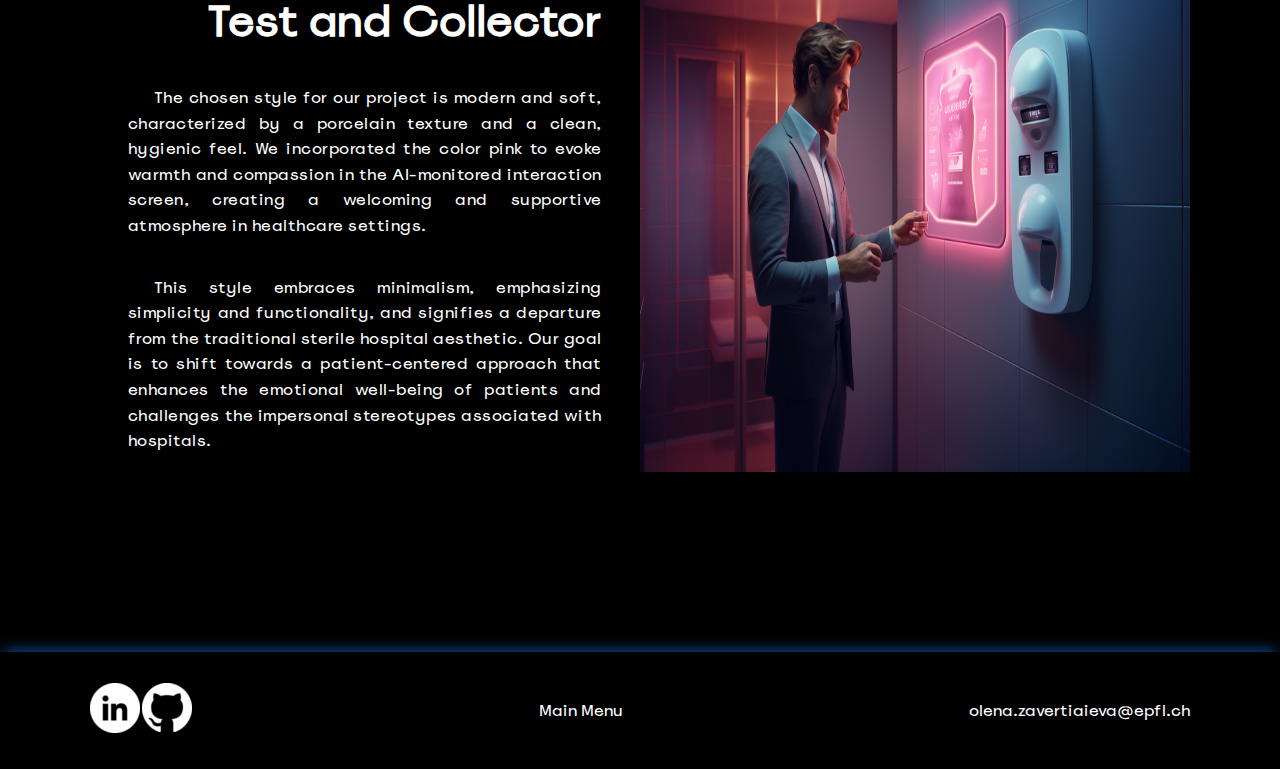
<file: pages/workshop4.html>
<!DOCTYPE html>
<html lang="en">
<head>
    <meta charset="UTF-8">
    <meta name="viewport" content="width=device-width, initial-scale=1.0">
    <title>Style</title>
    <link rel="stylesheet" href="../css/workshop4.css">
</head>
<body>
    <header>
        <div>
            <h1 class="main-title">EasyStream</h1>
            <h2 class="name">Design by Style</h2>
        </div>
    </header>
    <main>
        <section class="line">
            <img src="../src/img/w4/prot.png" alt="">
            <div class="text--container">
                <h2>
                    Urine cup disposal and instructions machine
                </h2>
                <p>
                    This is an automatic urine cup machine used in medical settings. It consists of a machine body with a bracket, a module for storing and retrieving urine cups, and a mechanical arm. The device can detect when a user needs a cup and automatically provides one. It communicates cup availability through Bluetooth to healthcare workers and allows for control of information and education content. A mechanical arm dispenses the cups, making it convenient for users, while healthcare staff can interact with users through audio and visual prompts. This device effectively solves the problem of running out of urine cups in medical settings.
                </p>
            </div>
        </section>
        <section class="line">
            <div class="text--container">
                <p>
                    Urine collection is a common healthcare procedure but it often entails an uncomfortably awkward and intimate experience for patients. Traditionally, patients are required to retrieve an empty cup, fill it with their urine sample, manually inscribe their name, and return it to hospital staff. This process is both physically and emotionally uncomfortable, as it requires patients to engage in a personal and private act.
                    Patients struggle with the appropriate amount of urine to collect and how to perform the collection accurately. The procedure is highly private, making the reduction of human interaction and conversation a desirable feature.
                </p>
                <p>
                    Our solution is an innovative automatic urine cup disposal and collection device. This machine records patient data, disposes cups, provides instructions for sample collection, and offers instant test results or informs patients of the expected wait time for their results.

                </p>
            </div>
        </section>
        <section class="line">
            <div class="text--container">
                <h2>Persona</h2>
                <p>
                    Alex is a health-conscious patient who values the convenience and privacy provided by the automatic urine cup disposal and collection machine in his hospital room.<br>
                    The touchpoints for Alex include the automatic dispensing of sterilized urine cups with personalized instructions and marking of fill levels in his native language. The machine also assists with urine sample collection, offering instant results or expected waiting times, ensuring privacy and convenience.
                </p>
            </div>
            <img src="../src/img/w4/pers.png" alt="">
        </section>
        <section class="slider">
            <h2>Let's add a little bit of style...</h2>
            <p>
                The image showcases a range of design styles for the same device, varying from retro to modern and from soft to hard. It illustrates how if renowned designers were to stylize the device, each would impart a unique aesthetic and functional interpretation, from vintage and nostalgic to clean and technologically advanced, reflecting the device's versatility and its ability to cater to diverse consumer tastes and preferences.
            </p>

            <div class="slide">
                <img src="../src/img/w4/s1.png" alt="Image 1">
                <p class="j">
                    <span class="bold"> image prompt: </span><br>
                    //medical test cup dispenser device, hospital medical test collection machine with patient instruction screen. The device is made of <span style= "color: #2b829d;">ceramic</span> with a display that displays instructions. The device is also <span style= "color: #2b829d;">built into the wall.</span> Style is <span style= "color: #2b829d;">Joesph Frank</span>
                </p>
            </div>
            <div class="slide">
                <img src="../src/img/w4/s2.png" alt="Image 1">
                <p class="j">
                    <span class="bold"> image prompt: </span><br>
                    //medical test cup dispenser device, hospital medical test collection machine with patient instruction screen. The device is made of <span style= "color: #2b829d;"> ceramic </span> with a display that displays instructions. The device is also built into the wall. Style is <span style= "color: #2b829d;">Anni Albers --v 5.2</span>
                </p>
            </div>
            <div class="slide">
                <img src="../src/img/w4/s3.png" alt="Image 1">
                <p class="j">
                    <span class="bold"> image prompt: </span><br>
                    //https://s.mj.run/qGzrfM4CQEQ urine cup collection machine in a hospital that has a screen displaying instructions for patients <span style= "color: #2b829d;">futuristic </span> style
                </p>
            </div>
            <div class="slide">
                <img src="../src/img/w4/s4.png" alt="Image 1">
                <p class="j">
                    <span class="bold"> image prompt: </span><br>
                    //https://s.mj.run/qGzrfM4CQEQ urine cup collection machine in a hospital that has a screen displaying instructions for patients <span style= "color: #2b829d;">futuristic style </span>
                </p>
            </div>
            <div class="slide">
                <img src="../src/img/w4/s5.png" alt="Image 1">
                <p class="j">
                    <span class="bold"> image prompt: </span><br>
                    //https://s.mj.run/vsJcnLQd3L0 medical test cup dispenser device, hospital medical test collection machine with patient instruction screen. The device is made of<span style= "color: #2b829d;"> curved wood </span> with a display that displays instructions. The device is also <span style= "color: #2b829d;"> built into the wall</span>
                </p>
                
            </div>
            <div class="slide">
                <img src="../src/img/w4/s6.png" alt="Image 1">
                <p class="j">
                    <span class="bold"> image prompt: </span><br>
                    //a realistic photograph of a middle age man handing over a cup to the urine test cup collection machine with <span style= "color: #2b829d;"> porcelain materiality </span>in a wall of a toilet with <span style= "color: #2b829d;"> warm and caring </span>AI monitored interaction screen --ar 16:9
                </p>
            </div>

            
            <!-- More slides as needed -->
            <a class="prev" onclick="changeSlide(-1)">&#10094;</a>
            <a class="next" onclick="changeSlide(1)">&#10095;</a>


        </section>
        <section class="line">
            <div class="text--container">
                <h2>
                    EasyStream Urine Test and Collector
                </h2>
                <p>
                    The chosen style for our project is modern and soft, characterized by a porcelain texture and a clean, hygienic feel. We incorporated the color pink to evoke warmth and compassion in the AI-monitored interaction screen, creating a welcoming and supportive atmosphere in healthcare settings.
                </p>
                <p>
                    This style embraces minimalism, emphasizing simplicity and functionality, and signifies a departure from the traditional sterile hospital aesthetic. Our goal is to shift towards a patient-centered approach that enhances the emotional well-being of patients and challenges the impersonal stereotypes associated with hospitals.
                </p>
            </div>
            <img src="../src/img/wr4.png" alt="" class="final">
        </section>
    </main>
    


    <footer>
        <div class="icon--container">
            <a href="https://www.linkedin.com/in/olena-zavertiaieva-7104b0235/" target="_blank"><img src="../src/img/link_icon.png" alt="" class="icon"> </a>
            <a href="https://github.com/iamsherlocked1891" target="_blank"><img src="../src/img/git_icon.png" alt="" class="icon"></a>
        </div>
        <div>
            <a href="../index.html">Main Menu</a>
        </div>
        <div>
            <a href="mailto:someone@example.com">olena.zavertiaieva@epfl.ch</a>
        </div>
    </footer>  


    <script>
        let slideIndex = 0;
        showSlides(slideIndex);

        function changeSlide(n) {
            showSlides(slideIndex += n);
        }

        function showSlides(n) {
            let i;
            let slides = document.getElementsByClassName("slide");
            if (n >= slides.length) { slideIndex = 0 }
            if (n < 0) { slideIndex = slides.length - 1 }
            for (i = 0; i < slides.length; i++) {
                slides[i].style.display = "none"; 
            }
            slides[slideIndex].style.display = "flex"; 
        }

    </script>
</body>
</html>
</file>
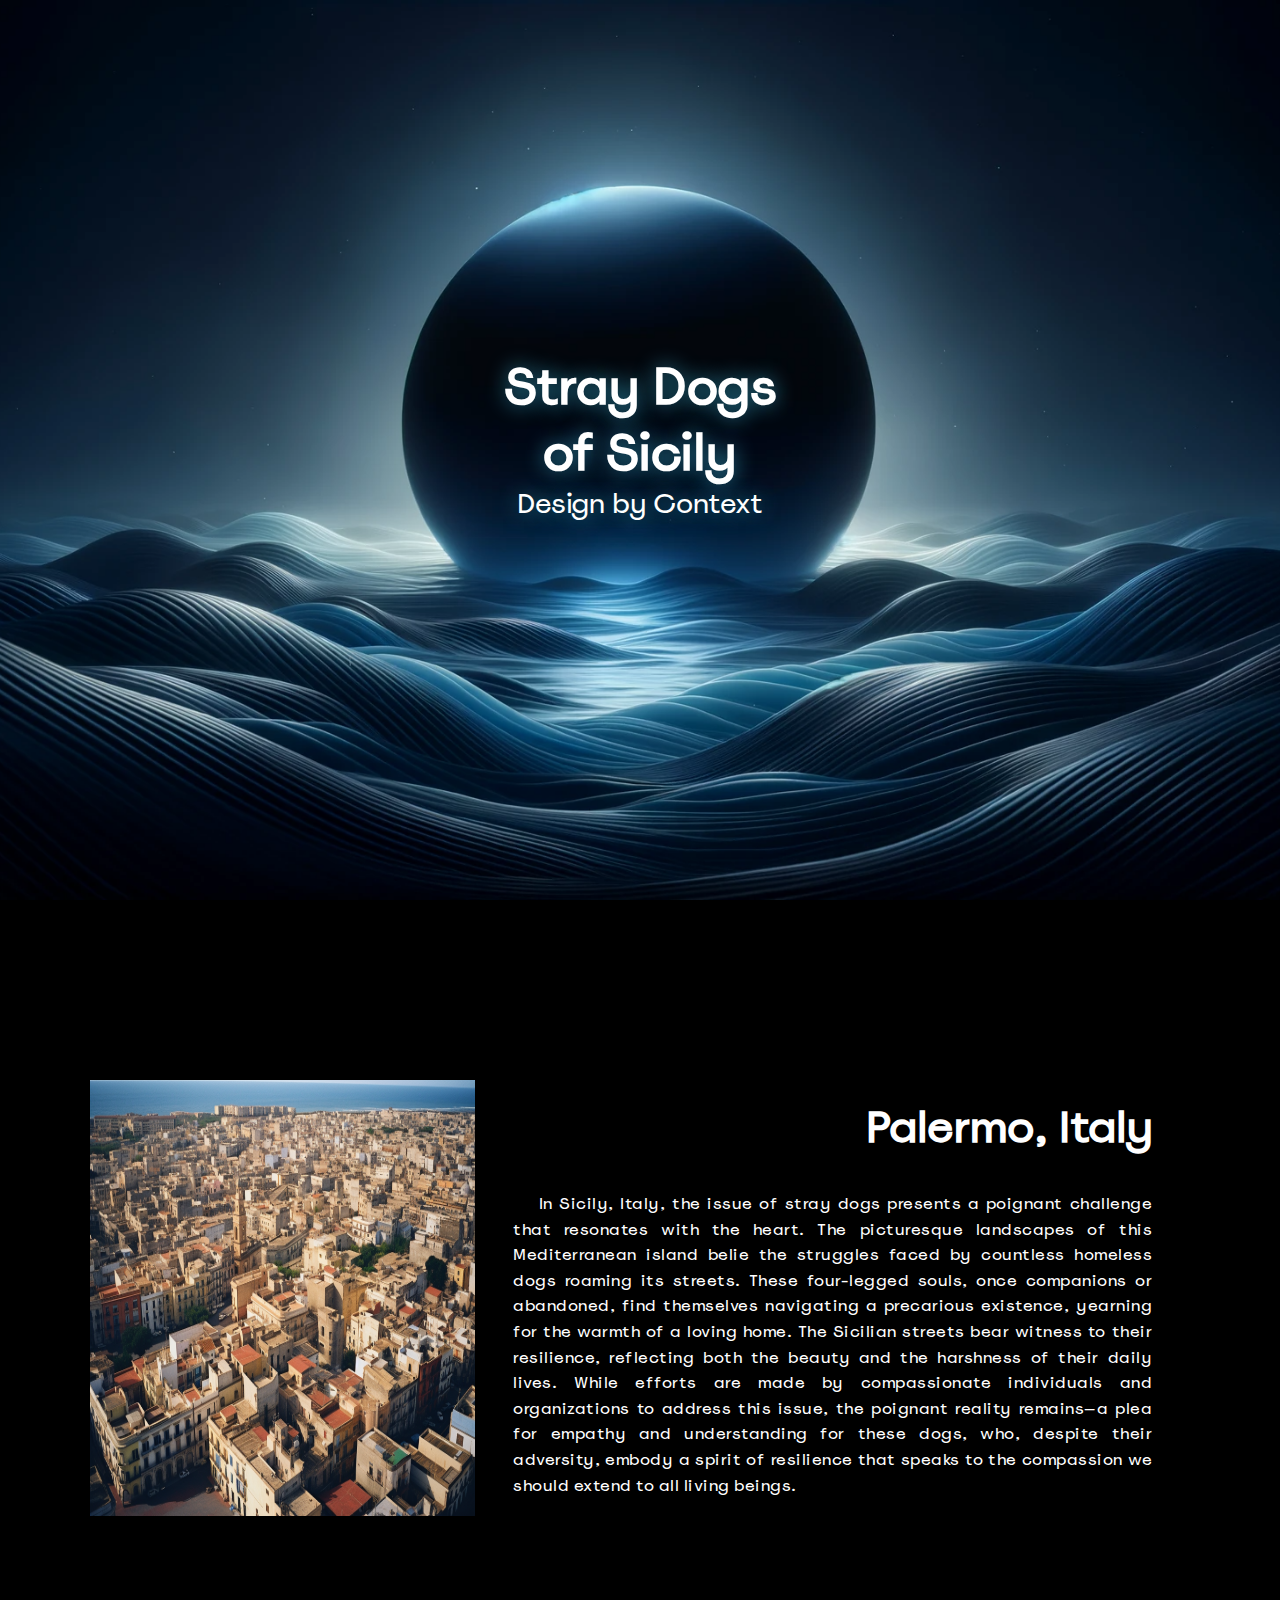
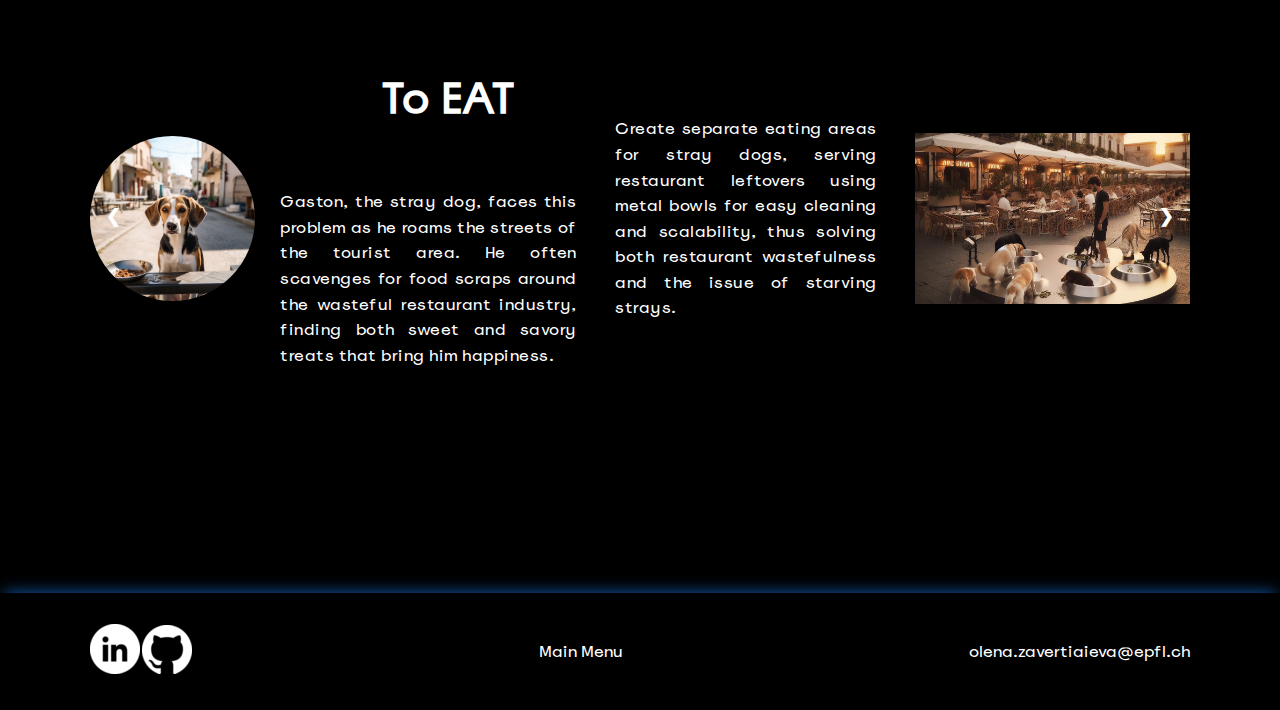
<file: pages/workshop5.html>
<!DOCTYPE html>
<html lang="en">
<head>
    <meta charset="UTF-8">
    <meta name="viewport" content="width=device-width, initial-scale=1.0">
    <title>Context</title>
    <link rel="stylesheet" href="../css/workshop5.css">
</head>
<body>
    <header>
        <div>
            <h1 class="main-title">Stray Dogs<br> of Sicily</h1>
            <h2 class="name">Design by Context</h2>
        </div>
    </header>

    <main>
        <section class="line">
            <img src="../src/img/w5/s.png" alt="">
            <div class="text--container">
                <h2>Palermo, Italy</h2>
                <p>
                    In Sicily, Italy, the issue of stray dogs presents a poignant challenge that resonates with the heart. The picturesque landscapes of this Mediterranean island belie the struggles faced by countless homeless dogs roaming its streets. These four-legged souls, once companions or abandoned, find themselves navigating a precarious existence, yearning for the warmth of a loving home. The Sicilian streets bear witness to their resilience, reflecting both the beauty and the harshness of their daily lives. While efforts are made by compassionate individuals and organizations to address this issue, the poignant reality remains—a plea for empathy and understanding for these dogs, who, despite their adversity, embody a spirit of resilience that speaks to the compassion we should extend to all living beings.
                </p>
            </div>
        </section>

        <section class="slider">
            <h2></h2>

            <div class="slide">
                <img src="../src/img/w5/d1.png" alt="Image 1" class="dog">
                <div class="text--container"> 
                    <h2>To EAT</h2>
                    <p class="j">
                        Gaston, the stray dog, faces this problem as he roams the streets of the tourist area. He often scavenges for food scraps around the wasteful restaurant industry, finding both sweet and savory treats that bring him happiness.
                    </p>
                </div>
                <div class="text--container"> 
                    <p class="j">
                        Create separate eating areas for stray dogs, serving restaurant leftovers using metal bowls for easy cleaning and scalability, thus solving both restaurant wastefulness and the issue of starving strays.
                    </p>
                </div>
                <img src="../src/img/w5/s1.png" alt="Image 1">
            </div>
            <div class="slide">
                <img src="../src/img/w5/d2.png" alt="Image 1" class="dog">
                <div class="text--container"> 
                    <h2>To SOCIALIZE</h2>
                    <p class="j">
                        Bruno, the stray dog, is facing the challenge of rebuilding trust with humans after being abandoned on a highway in Sicily. His initial wariness and fear of people make it difficult for him to seek the care and companionship he desperately needs.
                    </p>
                </div>
                <div class="text--container"> 
                    <h2></h2>
                    <p class="j">
                        Create shelter spaces in non-touristic public areas on campus, utilizing open space to prevent overcrowding. Prioritize reacclimating dogs to humans through activities like walks, play, and communal interactions, ensuring their well-being.
                    </p>
                </div>
                <img src="../src/img/w5/s2.png" alt="Image 1">
            </div>
            <div class="slide">
                <img src="../src/img/w5/d3.png" alt="Image 1" class="dog">
                <div class="text--container"> 
                    <h2>To SHELTER</h2>
                    <p class="j">
                        Coal, the stray dog, faces a challenging situation due to his trauma from human abuse. His avoidance of human public places and other dogs makes it difficult for him to find shelter, especially when the weather gets hot.
                    </p>
                </div>
                <div class="text--container"> 
                    <h2></h2>
                    <p class="j">
                        The solution to Coal's problem involves providing shaded spots with cozy beds for him to create a safe haven and collaborating with local animal behaviorists to organize regular low-key socialization events, gradually increasing exposure to people and dogs in a controlled environment.
                    </p>
                </div>
                <img src="../src/img/w5/s3.png" alt="Image 1">
            </div>

            
            <!-- More slides as needed -->
            <a class="prev" onclick="changeSlide(-1)">&#10094;</a>
            <a class="next" onclick="changeSlide(1)">&#10095;</a>


        </section>
    </main>

    <footer>
        <div class="icon--container">
            <a href="https://www.linkedin.com/in/olena-zavertiaieva-7104b0235/" target="_blank"><img src="../src/img/link_icon.png" alt="" class="icon"> </a>
            <a href="https://github.com/iamsherlocked1891" target="_blank"><img src="../src/img/git_icon.png" alt="" class="icon"></a>
        </div>
        <div>
            <a href="../index.html">Main Menu</a>
        </div>
        <div>
            <a href="mailto:someone@example.com">olena.zavertiaieva@epfl.ch</a>
        </div>
    </footer>


    <script>
        let slideIndex = 0;
        showSlides(slideIndex);

        function changeSlide(n) {
            showSlides(slideIndex += n);
        }

        function showSlides(n) {
            let i;
            let slides = document.getElementsByClassName("slide");
            if (n >= slides.length) { slideIndex = 0 }
            if (n < 0) { slideIndex = slides.length - 1 }
            for (i = 0; i < slides.length; i++) {
                slides[i].style.display = "none"; 
            }
            slides[slideIndex].style.display = "flex"; 
        }

    </script>
</body>
</html>
</file>
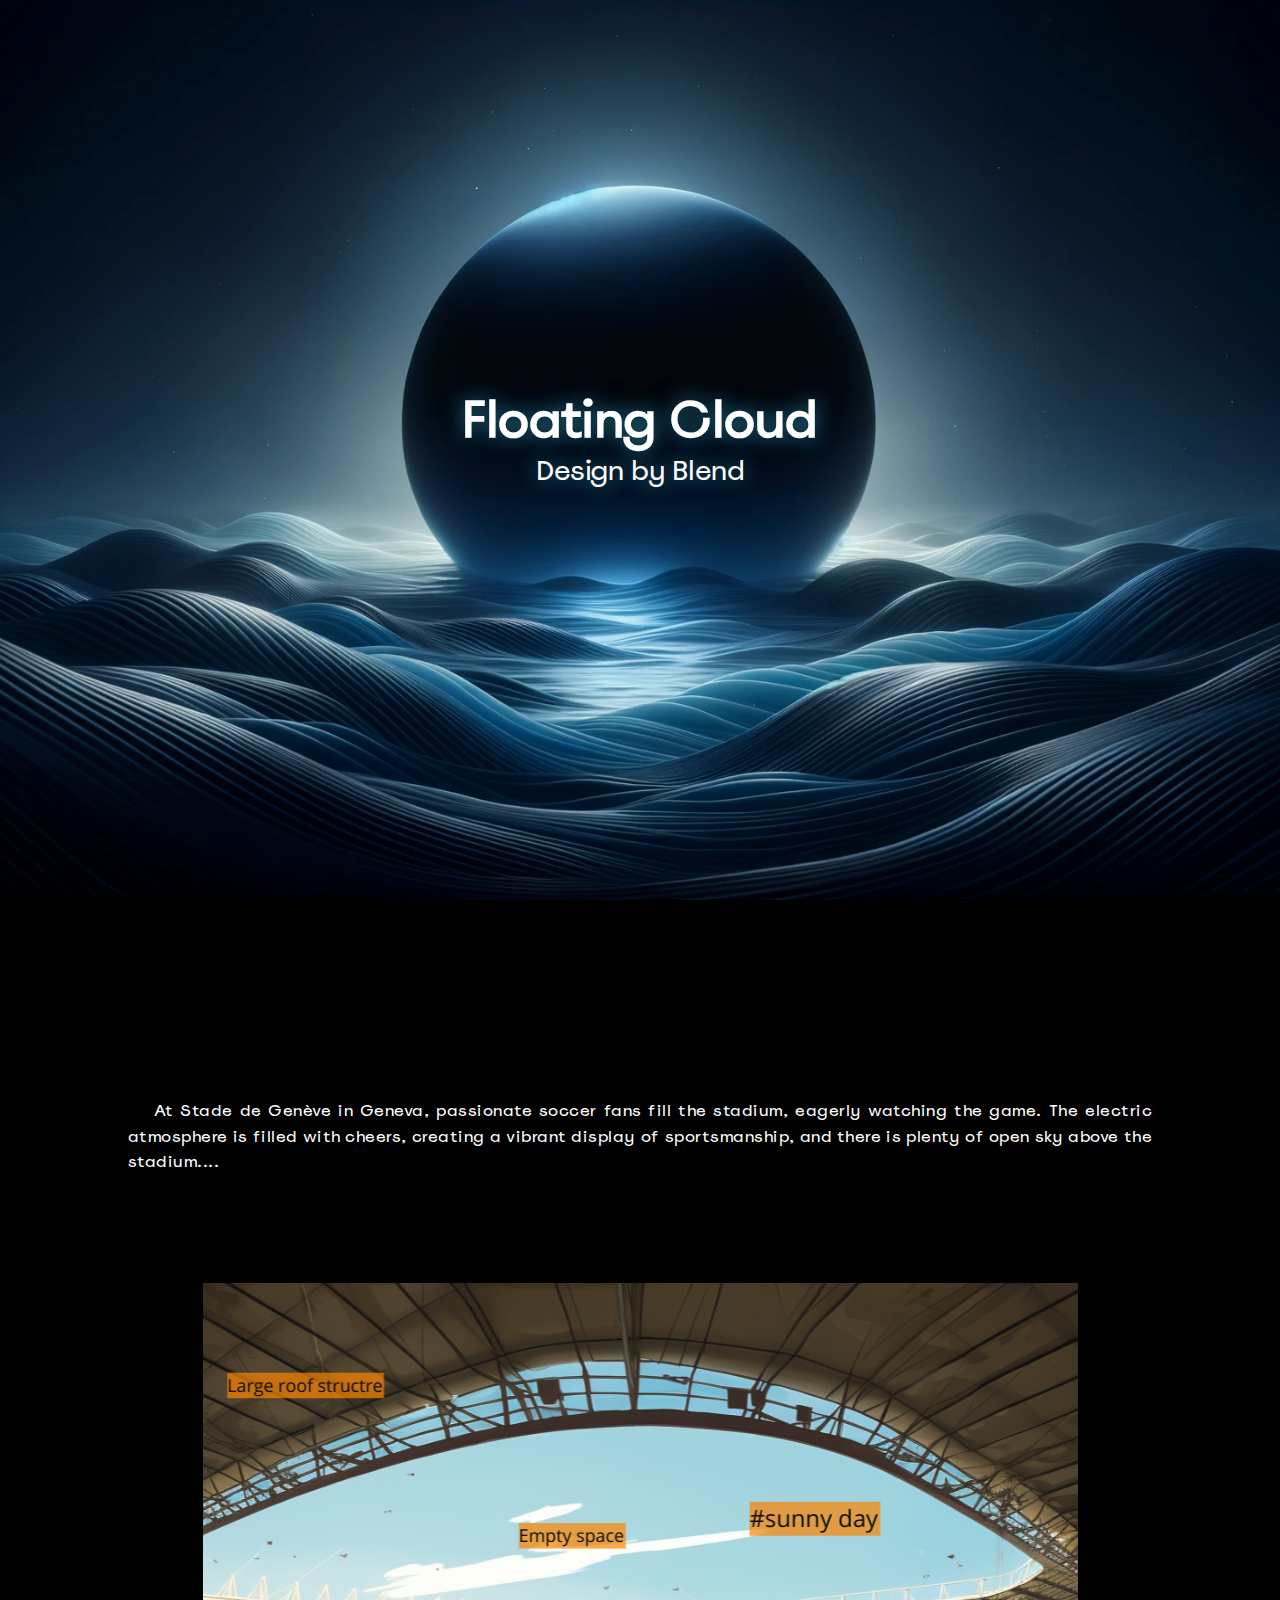
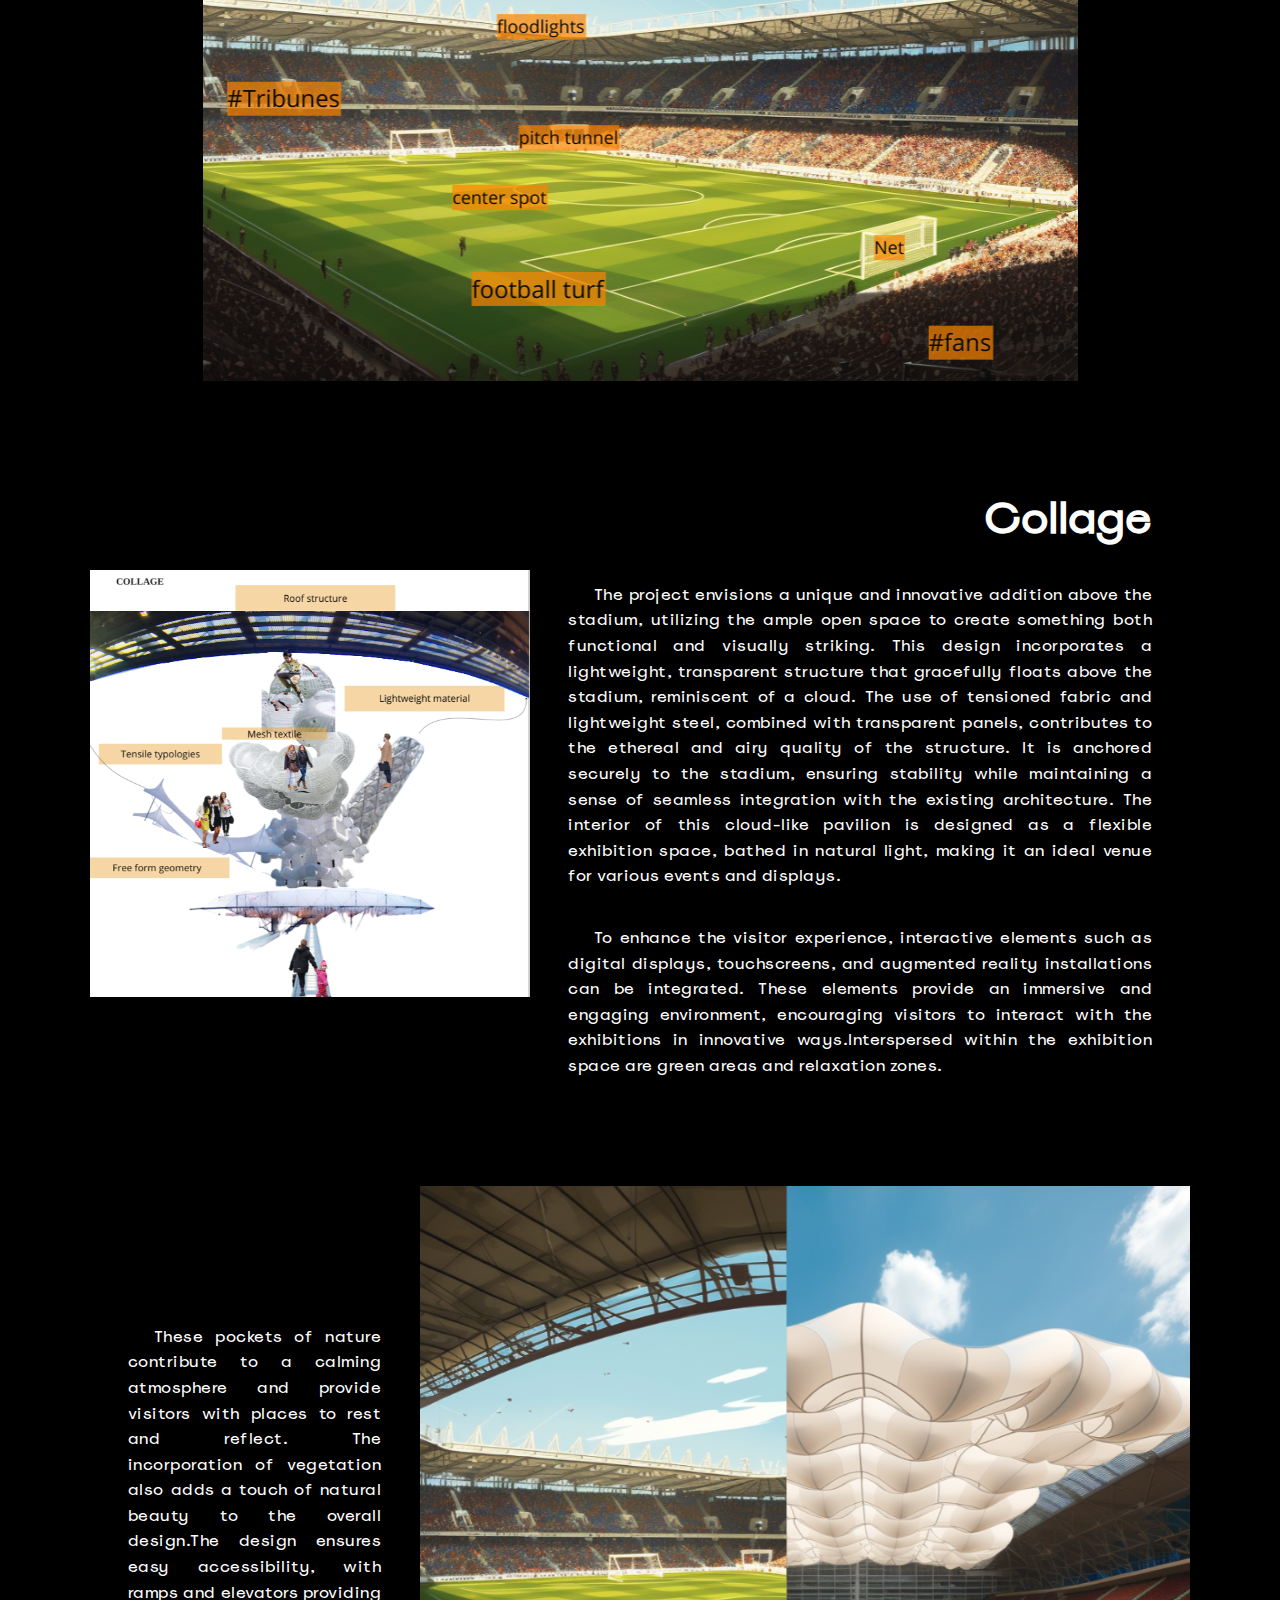
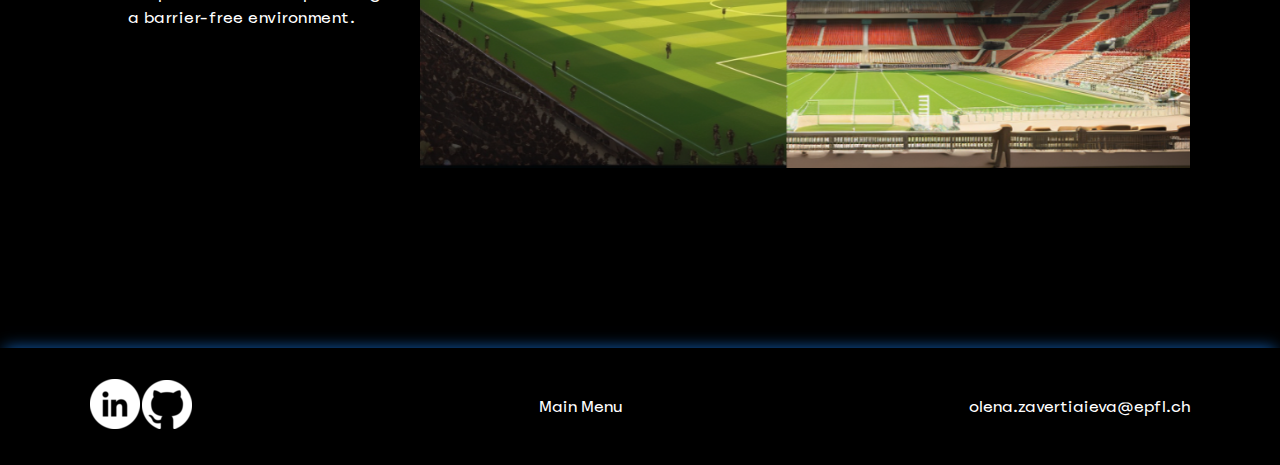
<file: pages/workshop6.html>
<!DOCTYPE html>
<html lang="en">
<head>
    <meta charset="UTF-8">
    <meta name="viewport" content="width=device-width, initial-scale=1.0">
    <title>Blend</title>
    <link rel="stylesheet" href="../css/workshop6.css">
</head>
<body>
    <header>
        <div>
            <h1 class="main-title">Floating Cloud</h1>
            <h2 class="name">Design by Blend</h2>
        </div>
    </header>
    <main>
        <section class="line">
            <div class="text--container">
                <p>
                    At Stade de Genève in Geneva, passionate soccer fans fill the stadium, eagerly watching the game. The electric atmosphere is filled with cheers, creating a vibrant display of sportsmanship, and there is plenty of open sky above the stadium....
                </p>
            </div>         
        </section>
        <section class="line">
            <img src="../src/img/w6/f.png" alt="">   
        </section>
        <section class="line">
            <img src="../src/img/w6/colage.png" alt="" class="diag">   
            <div class="text--container">
                <h2>Collage</h2>
                <p>
                    The project envisions a unique and innovative addition above the stadium, utilizing the ample open space to create something both functional and visually striking. This design incorporates a lightweight, transparent structure that gracefully floats above the stadium, reminiscent of a cloud. The use of tensioned fabric and lightweight steel, combined with transparent panels, contributes to the ethereal and airy quality of the structure. It is anchored securely to the stadium, ensuring stability while maintaining a sense of seamless integration with the existing architecture. The interior of this cloud-like pavilion is designed as a flexible exhibition space, bathed in natural light, making it an ideal venue for various events and displays.
                </p>
                <p>
                    To enhance the visitor experience, interactive elements such as digital displays, touchscreens, and augmented reality installations can be integrated. These elements provide an immersive and engaging environment, encouraging visitors to interact with the exhibitions in innovative ways.Interspersed within the exhibition space are green areas and relaxation zones.
                </p>
            </div>
        </section>
        <section class="line">
            <div class="text--container">
                <p>
                    These pockets of nature contribute to a calming atmosphere and provide visitors with places to rest and reflect. The incorporation of vegetation also adds a touch of natural beauty to the overall design.The design ensures easy accessibility, with ramps and elevators providing a barrier-free environment.
                </p>
            </div>
            <img src="../src/img/w6/res.png" alt="" class="res">   

        </section>
    </main>

    <footer>
        <div class="icon--container">
            <a href="https://www.linkedin.com/in/olena-zavertiaieva-7104b0235/" target="_blank"><img src="../src/img/link_icon.png" alt="" class="icon"> </a>
            <a href="https://github.com/iamsherlocked1891" target="_blank"><img src="../src/img/git_icon.png" alt="" class="icon"></a>
        </div>
        <div>
            <a href="../index.html">Main Menu</a>
        </div>
        <div>
            <a href="mailto:someone@example.com">olena.zavertiaieva@epfl.ch</a>
        </div>
    </footer>
</body>
</html>
</file>
<file: css/main.css>
@font-face {
  font-family: "Spoof";
  src: url("../src/font/Spoof-Regular.woff") format("woff");
}
:root {
  --index: calc(1vw + 1vh);
}

* {
  margin: 0;
  padding: 0;
}

body {
  font-family: "Spoof", sans-serif;
  color: #FFFFFF;
  background: #000;
}

header {
  font-family: "Spoof", sans-serif;
  height: 100vh;
  background-image: url("../src/img/bg.png");
  background-size: cover;
  background-position: center;
  background-repeat: no-repeat;
  position: relative;
}
header div {
  position: absolute;
  padding: 0 7vw;
  bottom: 0;
}

.main-title {
  font-size: calc(var(--index) * 8);
  position: absolute;
  width: -moz-min-content;
  width: min-content;
  bottom: 12vh;
  line-height: 0.9;
}

.name {
  font-size: calc(var(--index) * 2);
  position: absolute;
  width: -moz-max-content;
  width: max-content;
  bottom: 4vh;
  line-height: 0.9;
}

a {
  color: #FFFFFF;
  text-decoration: none;
}

main {
  margin: 15vh 7vw;
  display: flex;
  flex-direction: column;
  align-items: center;
}
main h1.title {
  font-size: calc(var(--index) * 4);
  margin: 5vh 0;
}

.workshop--inline {
  margin: 8vh 0;
  display: flex;
  flex-direction: row;
}

.workshop--item {
  margin: 0 3vw;
  display: flex;
  flex-direction: column;
  align-items: center;
}
.workshop--item img {
  max-width: 100%;
  height: auto;
  box-shadow: 0 0 10px #115fb3, 0 0 20px #115fb3, 0 0 30px #115fb3;
  border-radius: 15px;
  margin-bottom: 2vh;
  filter: grayscale(50%);
}
.workshop--item img:hover {
  filter: grayscale(0%); /* 50% grayscale */
}
.workshop--item h2.wr--title {
  font-size: calc(var(--index) * 2);
}
.workshop--item a {
  margin: 0.5vh 0;
}
.workshop--item h2 {
  margin: 0.5vh 0;
}
.workshop--item h3 {
  margin: 0.5vh 0;
  font-weight: 100;
}

footer {
  box-shadow: 0px -5px 15px -5px #115fb3;
  padding: 0 7vw;
  display: flex;
  flex-direction: row;
  justify-content: space-between;
  align-items: center;
  height: 13vh;
}
footer div.icon--container {
  width: 8vw;
  display: flex;
  flex-direction: row;
  justify-content: space-between;
  align-items: center;
}
footer div.icon--container img .icon {
  width: 100%;
  height: auto;
}/*# sourceMappingURL=main.css.map */
</file>
<file: css/workshop1.css>
@font-face {
  font-family: "Spoof";
  src: url("../src/font/Spoof-Regular.woff") format("woff");
}
:root {
  --index: calc(1vw + 1vh);
}

* {
  margin: 0;
  padding: 0;
}

body {
  background: #000;
  color: #FFFFFF;
  font-family: "Spoof", sans-serif;
}

a {
  color: #FFFFFF;
  text-decoration: none;
}

header {
  display: flex;
  justify-content: center;
  align-items: center;
  height: 100vh;
  background-image: url("../src/img/bg_wr.png");
  background-size: cover;
  background-position: center;
  background-repeat: no-repeat;
  text-shadow: 0 0 20px #2b829d;
}
header div {
  display: flex;
  flex-direction: column;
  justify-content: center;
  align-items: center;
}
header h1 {
  font-size: calc(var(--index) * 2.5);
}
header h2 {
  font-size: calc(var(--index) * 1.25);
  font-weight: 200;
}

main {
  margin: 15vh 7vw;
  display: flex;
  flex-direction: column;
  align-items: center;
}
main section.line {
  margin: 5vh 0;
  display: flex;
  flex-direction: row;
}
main section.line div.text--container {
  display: flex;
  flex-direction: column;
  text-align: justify;
}
main section.line div.text--container h2 {
  font-size: calc(var(--index) * 2);
  text-align: right;
  margin: 2vh 3vw;
}
main section.line div.text--container p {
  margin: 2vh 3vw;
  letter-spacing: 0.5px;
  line-height: 1.6;
  text-indent: 2vw;
}
main section.line img {
  border-radius: 50%;
  width: 35%;
  height: auto;
}

.slider {
  margin: 3vh 0;
  position: relative;
  overflow: hidden;
  width: 100%;
}
.slider h2 {
  font-size: calc(var(--index) * 2);
  text-align: right;
  margin: 2vh 3vw;
  text-align: center;
  margin-bottom: 7vh;
}

.slide {
  display: flex;
  flex-direction: row;
  width: 100%;
  text-align: justify;
}
.slide img {
  margin: 0 5vw;
  width: 40%;
  height: auto;
}
.slide p {
  margin: 2vh 5vw 2vh 0;
  letter-spacing: 0.5px;
  line-height: 1.6;
  text-indent: 2vw;
}

.prev, .next {
  cursor: pointer;
  position: absolute;
  top: 50%;
  width: auto;
  margin-top: -22px; /* Adjust as per arrow size */
  padding: 16px;
  color: white;
  font-weight: bold;
  font-size: 18px;
  transition: 0.6s ease;
  border-radius: 0 3px 3px 0;
  -webkit-user-select: none;
     -moz-user-select: none;
          user-select: none;
}

.next {
  right: 0;
  border-radius: 3px 0 0 3px;
}

.prev:hover, .next:hover {
  background-color: rgba(0, 0, 0, 0.8);
}

footer {
  box-shadow: 0px -5px 15px -5px #115fb3;
  padding: 0 7vw;
  display: flex;
  flex-direction: row;
  justify-content: space-between;
  align-items: center;
  height: 13vh;
}
footer div.icon--container {
  width: 8vw;
  display: flex;
  flex-direction: row;
  justify-content: space-between;
  align-items: center;
}
footer div.icon--container img .icon {
  width: 100%;
  height: auto;
}/*# sourceMappingURL=workshop1.css.map */
</file>
<file: css/workshop2.css>
@font-face {
  font-family: "Spoof";
  src: url("../src/font/Spoof-Regular.woff") format("woff");
}
:root {
  --index: calc(1vw + 1vh);
}

* {
  margin: 0;
  padding: 0;
}

body {
  background: #000;
  color: #FFFFFF;
  font-family: "Spoof", sans-serif;
}

a {
  color: #FFFFFF;
  text-decoration: none;
}

header {
  display: flex;
  justify-content: center;
  align-items: center;
  height: 100vh;
  background-image: url("../src/img/bg_wr.png");
  background-size: cover;
  background-position: center;
  background-repeat: no-repeat;
  text-shadow: 0 0 20px #2b829d;
}
header div {
  display: flex;
  flex-direction: column;
  justify-content: center;
  align-items: center;
}
header h1 {
  font-size: calc(var(--index) * 2.5);
}
header h2 {
  font-size: calc(var(--index) * 1.25);
  font-weight: 200;
}

main {
  margin: 15vh 7vw;
  display: flex;
  flex-direction: column;
  align-items: center;
  justify-content: center;
}
main section.line {
  margin: 5vh 0;
  display: flex;
  flex-direction: row;
}
main section.line h2 {
  font-size: calc(var(--index) * 2);
}
main section.line div.text--container {
  display: flex;
  flex-direction: column;
  text-align: justify;
}
main section.line div.text--container h2 {
  font-size: calc(var(--index) * 2);
  text-align: left;
  margin: 2vh 3vw;
}
main section.line div.text--container p {
  margin: 2vh 3vw;
  letter-spacing: 0.5px;
  line-height: 1.6;
  text-indent: 2vw;
}
main section.line img.diagr {
  width: 100%;
  height: auto;
  filter: brightness(80%);
}
main section.line img.persona {
  width: 50%;
  height: auto;
}
main section.line img.exp {
  width: 30%;
  height: auto;
}

.slider {
  margin: 3vh 0;
  position: relative;
  overflow: hidden;
  width: 100%;
}
.slider p {
  margin: 2vh 3vw;
  letter-spacing: 0.5px;
  line-height: 1.6;
  text-indent: 2vw;
}
.slider h2 {
  font-size: calc(var(--index) * 2);
  text-align: right;
  margin: 2vh 3vw;
  text-align: center;
  margin-bottom: 7vh;
}

.slide {
  margin: 5vh 0;
  display: flex;
  flex-direction: row;
  justify-content: space-around;
  align-items: center;
  width: 100%;
}
.slide img {
  margin: 0 5vw;
  width: 20%;
  height: auto;
}
.slide p {
  font-weight: 100;
  text-align: right;
  margin: 2vh 5vw 2vh 0;
  letter-spacing: 0.5px;
  line-height: 1.6;
  text-indent: 2vw;
}
.slide p.j {
  text-align: justify;
  text-indent: 0;
}
.slide p.j span {
  font-weight: 900;
  line-height: 3;
}

.prev, .next {
  cursor: pointer;
  position: absolute;
  top: 50%;
  width: auto;
  margin-top: -22px; /* Adjust as per arrow size */
  padding: 16px;
  color: white;
  font-weight: bold;
  font-size: 18px;
  transition: 0.6s ease;
  border-radius: 0 3px 3px 0;
  -webkit-user-select: none;
     -moz-user-select: none;
          user-select: none;
}

.next {
  right: 0;
  border-radius: 3px 0 0 3px;
}

.prev:hover, .next:hover {
  background-color: rgba(0, 0, 0, 0.8);
}

footer {
  box-shadow: 0px -5px 15px -5px #115fb3;
  padding: 0 7vw;
  display: flex;
  flex-direction: row;
  justify-content: space-between;
  align-items: center;
  height: 13vh;
}
footer div.icon--container {
  width: 8vw;
  display: flex;
  flex-direction: row;
  justify-content: space-between;
  align-items: center;
}
footer div.icon--container img .icon {
  width: 100%;
  height: auto;
}/*# sourceMappingURL=workshop2.css.map */
</file>
<file: css/workshop3.css>
@font-face {
  font-family: "Spoof";
  src: url("../src/font/Spoof-Regular.woff") format("woff");
}
:root {
  --index: calc(1vw + 1vh);
}

* {
  margin: 0;
  padding: 0;
}

body {
  background: #000;
  color: #FFFFFF;
  font-family: "Spoof", sans-serif;
}

a {
  color: #FFFFFF;
  text-decoration: none;
}

header {
  display: flex;
  justify-content: center;
  align-items: center;
  height: 100vh;
  background-image: url("../src/img/bg_wr.png");
  background-size: cover;
  background-position: center;
  background-repeat: no-repeat;
  text-shadow: 0 0 20px #2b829d;
}
header div {
  display: flex;
  flex-direction: column;
  justify-content: center;
  align-items: center;
}
header h1 {
  margin-top: -3vh;
  font-size: calc(var(--index) * 2.3);
  text-align: center;
}
header h2 {
  font-size: calc(var(--index) * 1.25);
  font-weight: 200;
}

main {
  margin: 15vh 7vw;
  display: flex;
  flex-direction: column;
  align-items: center;
}
main section.line {
  margin: 5vh 0;
  display: flex;
  flex-direction: row;
  justify-content: space-around;
  align-items: center;
}
main section.line h2 {
  font-size: calc(var(--index) * 2);
  text-align: right;
  margin: 2vh 3vw;
}
main section.line div.text--container {
  display: flex;
  flex-direction: column;
  text-align: justify;
}
main section.line div.text--container h2 {
  font-size: calc(var(--index) * 2);
  text-align: right;
  margin: 2vh 3vw;
}
main section.line div.text--container p {
  margin: 2vh 3vw;
  letter-spacing: 0.5px;
  line-height: 1.6;
  text-indent: 2vw;
}
main section.line p.u {
  font-size: calc(var(--index) * 10);
}
main section.line img {
  width: 40%;
  height: auto;
}
main section.line img.diag {
  width: 50%;
  height: auto;
  filter: brightness(90%);
}

.slider {
  margin: 3vh 0;
  position: relative;
  overflow: hidden;
  width: 100%;
}
.slider h2 {
  font-size: calc(var(--index) * 2);
  text-align: right;
  margin: 2vh 3vw;
  text-align: center;
  margin-bottom: 7vh;
}

.slide {
  display: flex;
  flex-direction: row;
  width: 100%;
  text-align: justify;
}
.slide img {
  margin: 0 5vw;
  width: 40%;
  height: auto;
}
.slide p {
  margin: 2vh 5vw 2vh 0;
  letter-spacing: 0.5px;
  line-height: 1.6;
  text-indent: 2vw;
}

.prev, .next {
  cursor: pointer;
  position: absolute;
  top: 50%;
  width: auto;
  margin-top: -22px; /* Adjust as per arrow size */
  padding: 16px;
  color: white;
  font-weight: bold;
  font-size: 18px;
  transition: 0.6s ease;
  border-radius: 0 3px 3px 0;
  -webkit-user-select: none;
     -moz-user-select: none;
          user-select: none;
}

.next {
  right: 0;
  border-radius: 3px 0 0 3px;
}

.prev:hover, .next:hover {
  background-color: rgba(0, 0, 0, 0.8);
}

footer {
  box-shadow: 0px -5px 15px -5px #115fb3;
  padding: 0 7vw;
  display: flex;
  flex-direction: row;
  justify-content: space-between;
  align-items: center;
  height: 13vh;
}
footer div.icon--container {
  width: 8vw;
  display: flex;
  flex-direction: row;
  justify-content: space-between;
  align-items: center;
}
footer div.icon--container img .icon {
  width: 100%;
  height: auto;
}/*# sourceMappingURL=workshop3.css.map */
</file>
<file: css/workshop4.css>
@font-face {
  font-family: "Spoof";
  src: url("../src/font/Spoof-Regular.woff") format("woff");
}
:root {
  --index: calc(1vw + 1vh);
}

* {
  margin: 0;
  padding: 0;
}

body {
  background: #000;
  color: #FFFFFF;
  font-family: "Spoof", sans-serif;
}

a {
  color: #FFFFFF;
  text-decoration: none;
}

header {
  display: flex;
  justify-content: center;
  align-items: center;
  height: 100vh;
  background-image: url("../src/img/bg_wr.png");
  background-size: cover;
  background-position: center;
  background-repeat: no-repeat;
  text-shadow: 0 0 20px #2b829d;
}
header div {
  display: flex;
  flex-direction: column;
  justify-content: center;
  align-items: center;
}
header h1 {
  font-size: calc(var(--index) * 2.5);
}
header h2 {
  font-size: calc(var(--index) * 1.25);
  font-weight: 200;
}

main {
  margin: 15vh 7vw;
  display: flex;
  flex-direction: column;
  align-items: center;
}
main section.line {
  margin: 5vh 0;
  display: flex;
  flex-direction: row;
}
main section.line div.text--container {
  display: flex;
  flex-direction: column;
  text-align: justify;
}
main section.line div.text--container h2 {
  font-size: calc(var(--index) * 2);
  text-align: right;
  margin: 2vh 3vw;
}
main section.line div.text--container p {
  margin: 2vh 3vw;
  letter-spacing: 0.5px;
  line-height: 1.6;
  text-indent: 2vw;
}
main section.line img {
  width: 35%;
  height: auto;
}
main section.line img.final {
  width: 50%;
  height: auto;
}

.slider {
  margin: 3vh 0;
  position: relative;
  overflow: hidden;
  width: 100%;
}
.slider p {
  margin: 2vh 3vw;
  letter-spacing: 0.5px;
  line-height: 1.6;
  text-indent: 2vw;
}
.slider h2 {
  font-size: calc(var(--index) * 2);
  text-align: right;
  margin: 2vh 3vw;
  text-align: center;
  margin-bottom: 7vh;
}

.slide {
  margin: 5vh 0;
  display: flex;
  flex-direction: row;
  justify-content: space-around;
  align-items: center;
  width: 100%;
}
.slide img {
  margin: 0 5vw;
  width: 30%;
  height: auto;
}
.slide p {
  font-weight: 100;
  text-align: right;
  margin: 2vh 5vw 2vh 0;
  letter-spacing: 0.5px;
  line-height: 1.6;
  text-indent: 2vw;
}
.slide p.j {
  text-align: justify;
  text-indent: 0;
}
.slide p.j span {
  font-weight: 900;
  line-height: 3;
}

.prev, .next {
  cursor: pointer;
  position: absolute;
  top: 50%;
  width: auto;
  margin-top: -22px; /* Adjust as per arrow size */
  padding: 16px;
  color: white;
  font-weight: bold;
  font-size: 18px;
  transition: 0.6s ease;
  border-radius: 0 3px 3px 0;
  -webkit-user-select: none;
     -moz-user-select: none;
          user-select: none;
}

.next {
  right: 0;
  border-radius: 3px 0 0 3px;
}

.prev:hover, .next:hover {
  background-color: rgba(0, 0, 0, 0.8);
}

footer {
  box-shadow: 0px -5px 15px -5px #115fb3;
  padding: 0 7vw;
  display: flex;
  flex-direction: row;
  justify-content: space-between;
  align-items: center;
  height: 13vh;
}
footer div.icon--container {
  width: 8vw;
  display: flex;
  flex-direction: row;
  justify-content: space-between;
  align-items: center;
}
footer div.icon--container img .icon {
  width: 100%;
  height: auto;
}/*# sourceMappingURL=workshop4.css.map */
</file>
<file: css/workshop5.css>
@font-face {
  font-family: "Spoof";
  src: url("../src/font/Spoof-Regular.woff") format("woff");
}
:root {
  --index: calc(1vw + 1vh);
}

* {
  margin: 0;
  padding: 0;
}

body {
  background: #000;
  color: #FFFFFF;
  font-family: "Spoof", sans-serif;
}

a {
  color: #FFFFFF;
  text-decoration: none;
}

header {
  display: flex;
  justify-content: center;
  align-items: center;
  height: 100vh;
  background-image: url("../src/img/bg_wr.png");
  background-size: cover;
  background-position: center;
  background-repeat: no-repeat;
  text-shadow: 0 0 20px #2b829d;
}
header div {
  display: flex;
  flex-direction: column;
  justify-content: center;
  align-items: center;
}
header h1 {
  margin-top: -3vh;
  font-size: calc(var(--index) * 2.3);
  text-align: center;
}
header h2 {
  font-size: calc(var(--index) * 1.25);
  font-weight: 200;
}

main {
  margin: 15vh 7vw;
  display: flex;
  flex-direction: column;
  align-items: center;
}
main section.line {
  margin: 5vh 0;
  display: flex;
  flex-direction: row;
}
main section.line div.text--container {
  display: flex;
  flex-direction: column;
  text-align: justify;
}
main section.line div.text--container h2 {
  font-size: calc(var(--index) * 2);
  text-align: right;
  margin: 2vh 3vw;
}
main section.line div.text--container p {
  margin: 2vh 3vw;
  letter-spacing: 0.5px;
  line-height: 1.6;
  text-indent: 2vw;
}
main section.line img {
  width: 35%;
  height: auto;
}
main section.line img.final {
  width: 50%;
  height: auto;
}

.slider {
  margin: 3vh 0;
  position: relative;
  overflow: hidden;
  width: 100%;
}
.slider p {
  margin: 2vh 3vw;
  letter-spacing: 0.5px;
  line-height: 1.6;
  text-indent: 2vw;
}
.slider h2 {
  font-size: calc(var(--index) * 2);
  text-align: right;
  margin: 2vh 3vw;
  text-align: center;
  margin-bottom: 7vh;
}

.slide {
  margin: 5vh 0;
  display: flex;
  flex-direction: row;
  justify-content: space-around;
  align-items: center;
  width: 100%;
}
.slide img {
  width: 25%;
  height: auto;
}
.slide img.dog {
  width: 15%;
  height: auto;
  border-radius: 50%;
  margin-right: 2vw;
}
.slide p {
  font-weight: 100;
  text-align: right;
  margin: 2vh 3vw 2vh 0;
  letter-spacing: 0.5px;
  line-height: 1.6;
  text-indent: 2vw;
}
.slide p.j {
  text-align: justify;
  text-indent: 0;
}
.slide p.j span {
  font-weight: 900;
  line-height: 3;
}

.prev, .next {
  cursor: pointer;
  position: absolute;
  top: 50%;
  width: auto;
  margin-top: -22px; /* Adjust as per arrow size */
  padding: 16px;
  color: white;
  font-weight: bold;
  font-size: 18px;
  transition: 0.6s ease;
  border-radius: 0 3px 3px 0;
  -webkit-user-select: none;
     -moz-user-select: none;
          user-select: none;
}

.next {
  right: 0;
  border-radius: 3px 0 0 3px;
}

.prev:hover, .next:hover {
  background-color: rgba(0, 0, 0, 0.8);
}

footer {
  box-shadow: 0px -5px 15px -5px #115fb3;
  padding: 0 7vw;
  display: flex;
  flex-direction: row;
  justify-content: space-between;
  align-items: center;
  height: 13vh;
}
footer div.icon--container {
  width: 8vw;
  display: flex;
  flex-direction: row;
  justify-content: space-between;
  align-items: center;
}
footer div.icon--container img .icon {
  width: 100%;
  height: auto;
}/*# sourceMappingURL=workshop5.css.map */
</file>
<file: css/workshop6.css>
@font-face {
  font-family: "Spoof";
  src: url("../src/font/Spoof-Regular.woff") format("woff");
}
:root {
  --index: calc(1vw + 1vh);
}

* {
  margin: 0;
  padding: 0;
}

body {
  background: #000;
  color: #FFFFFF;
  font-family: "Spoof", sans-serif;
}

a {
  color: #FFFFFF;
  text-decoration: none;
}

header {
  display: flex;
  justify-content: center;
  align-items: center;
  height: 100vh;
  background-image: url("../src/img/bg_wr.png");
  background-size: cover;
  background-position: center;
  background-repeat: no-repeat;
  text-shadow: 0 0 20px #2b829d;
}
header div {
  display: flex;
  flex-direction: column;
  justify-content: center;
  align-items: center;
}
header h1 {
  margin-top: -3vh;
  font-size: calc(var(--index) * 2.3);
  text-align: center;
}
header h2 {
  font-size: calc(var(--index) * 1.25);
  font-weight: 200;
}

main {
  margin: 15vh 7vw;
  display: flex;
  flex-direction: column;
  align-items: center;
}
main section.line {
  margin: 5vh 0;
  display: flex;
  flex-direction: row;
  justify-content: space-around;
  align-items: center;
}
main section.line h2 {
  font-size: calc(var(--index) * 2);
  text-align: right;
  margin: 2vh 3vw;
}
main section.line div.text--container {
  display: flex;
  flex-direction: column;
  text-align: justify;
}
main section.line div.text--container h2 {
  font-size: calc(var(--index) * 2);
  text-align: right;
  margin: 2vh 3vw;
}
main section.line div.text--container p {
  margin: 2vh 3vw;
  letter-spacing: 0.5px;
  line-height: 1.6;
  text-indent: 2vw;
}
main section.line p.u {
  font-size: calc(var(--index) * 10);
}
main section.line img {
  width: 100%;
  height: auto;
}
main section.line img.diag {
  width: 40%;
  height: auto;
}
main section.line img.res {
  width: 70%;
  height: auto;
}

.slider {
  margin: 3vh 0;
  position: relative;
  overflow: hidden;
  width: 100%;
}
.slider h2 {
  font-size: calc(var(--index) * 2);
  text-align: right;
  margin: 2vh 3vw;
  text-align: center;
  margin-bottom: 7vh;
}

.slide {
  display: flex;
  flex-direction: row;
  width: 100%;
  text-align: justify;
}
.slide img {
  margin: 0 5vw;
  width: 40%;
  height: auto;
}
.slide p {
  margin: 2vh 5vw 2vh 0;
  letter-spacing: 0.5px;
  line-height: 1.6;
  text-indent: 2vw;
}

.prev, .next {
  cursor: pointer;
  position: absolute;
  top: 50%;
  width: auto;
  margin-top: -22px; /* Adjust as per arrow size */
  padding: 16px;
  color: white;
  font-weight: bold;
  font-size: 18px;
  transition: 0.6s ease;
  border-radius: 0 3px 3px 0;
  -webkit-user-select: none;
     -moz-user-select: none;
          user-select: none;
}

.next {
  right: 0;
  border-radius: 3px 0 0 3px;
}

.prev:hover, .next:hover {
  background-color: rgba(0, 0, 0, 0.8);
}

footer {
  box-shadow: 0px -5px 15px -5px #115fb3;
  padding: 0 7vw;
  display: flex;
  flex-direction: row;
  justify-content: space-between;
  align-items: center;
  height: 13vh;
}
footer div.icon--container {
  width: 8vw;
  display: flex;
  flex-direction: row;
  justify-content: space-between;
  align-items: center;
}
footer div.icon--container img .icon {
  width: 100%;
  height: auto;
}/*# sourceMappingURL=workshop6.css.map */
</file>
